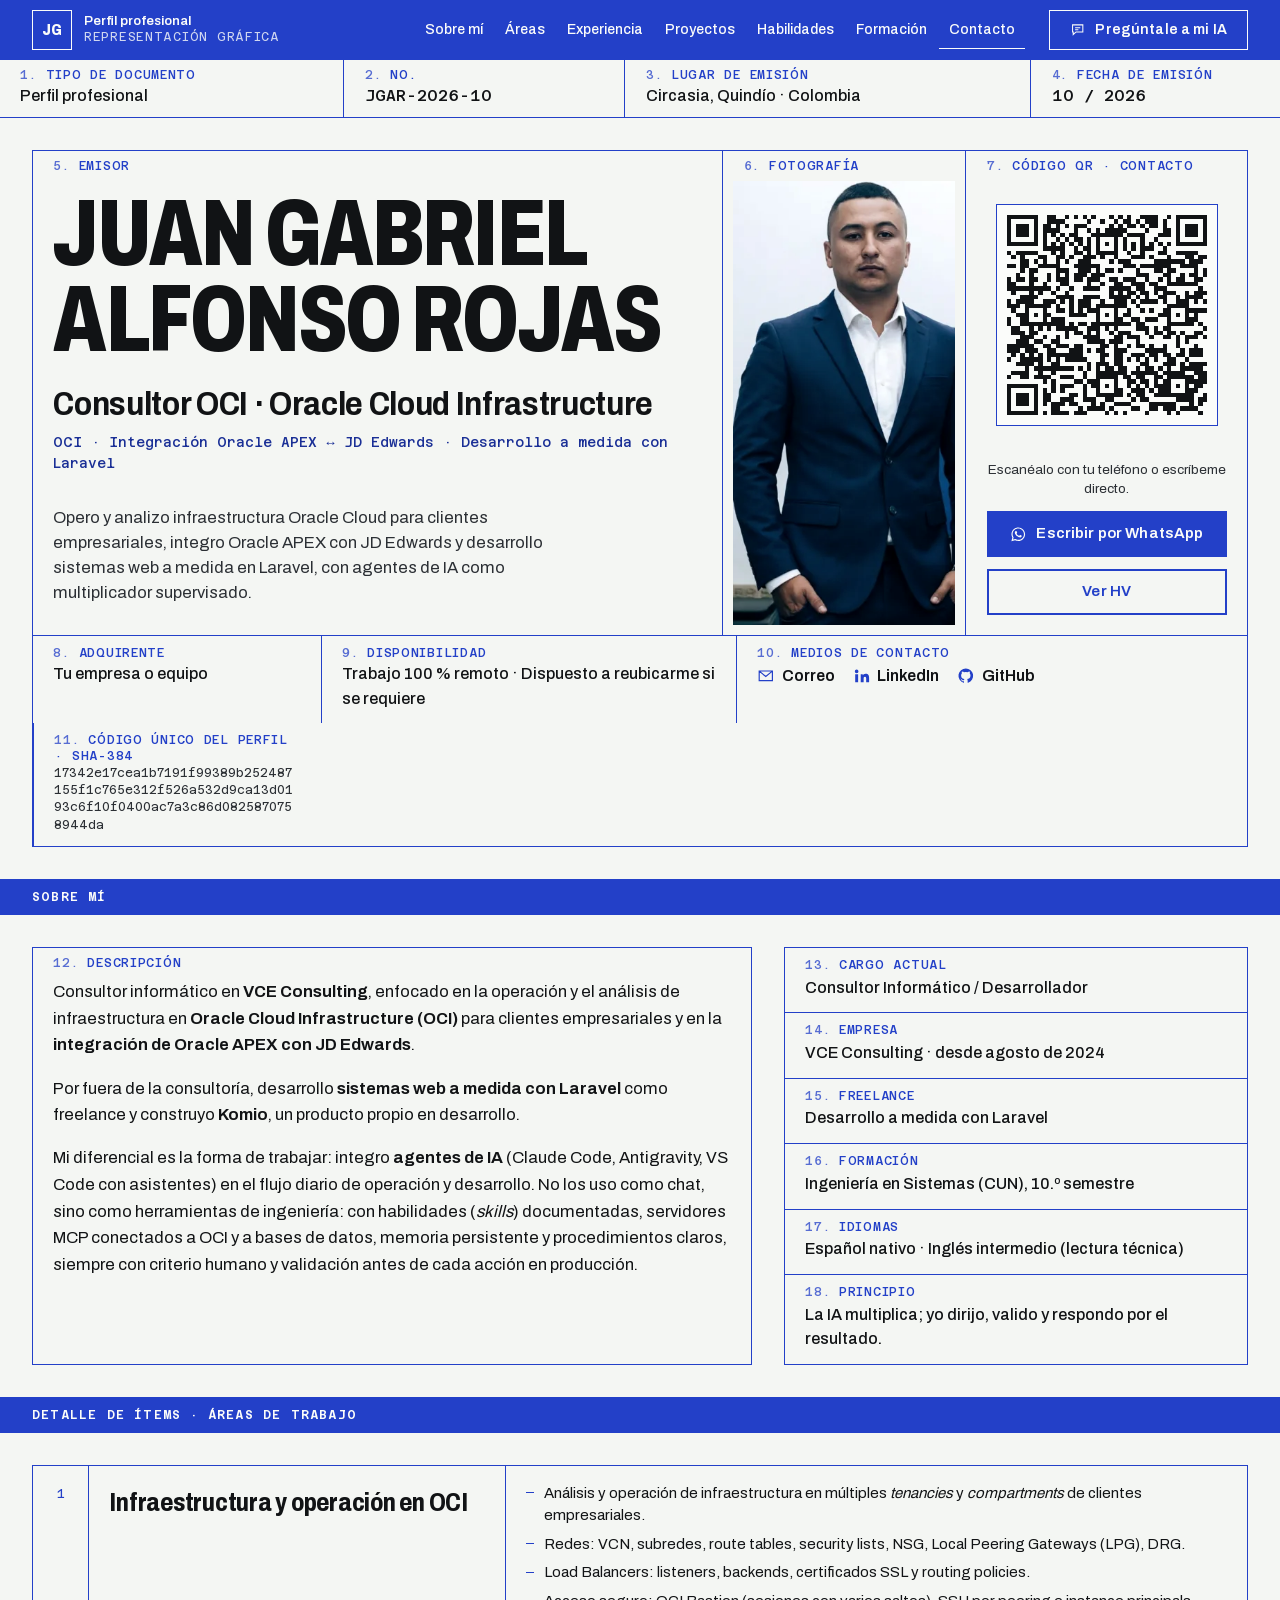
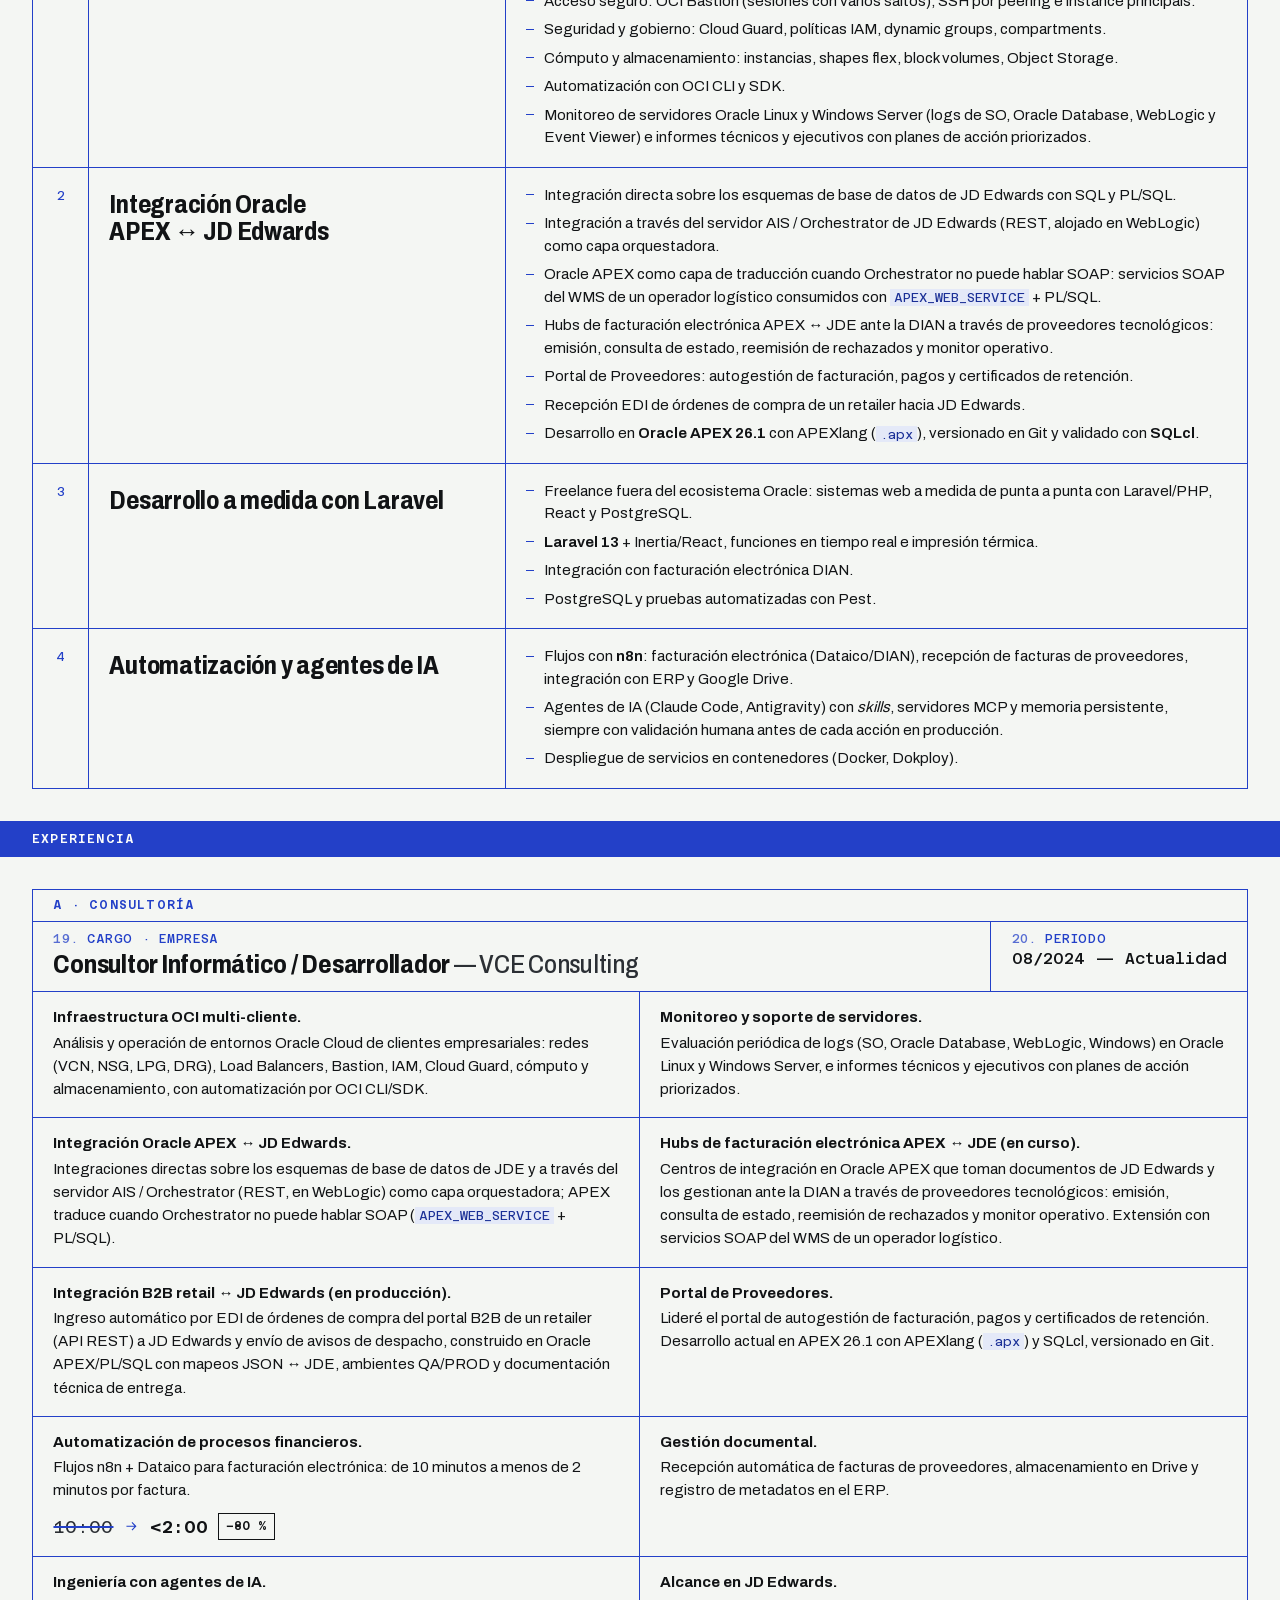
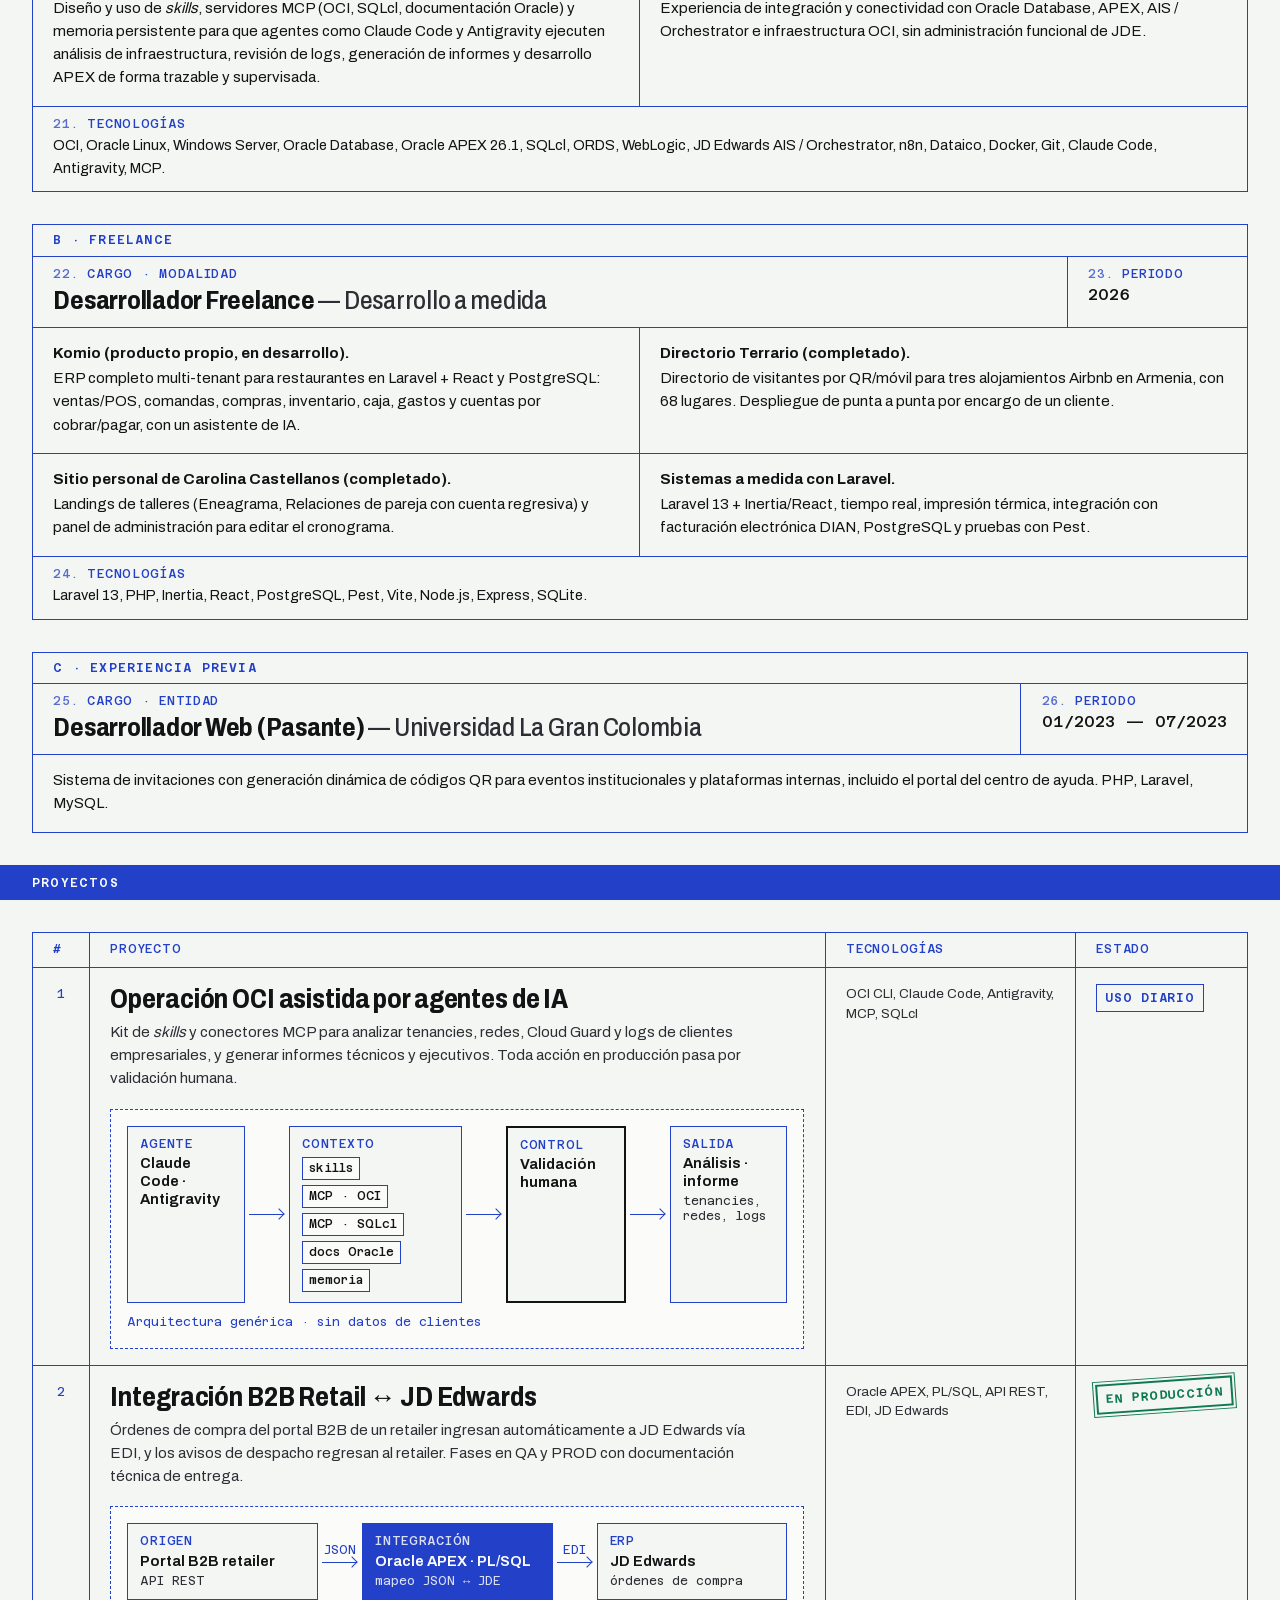
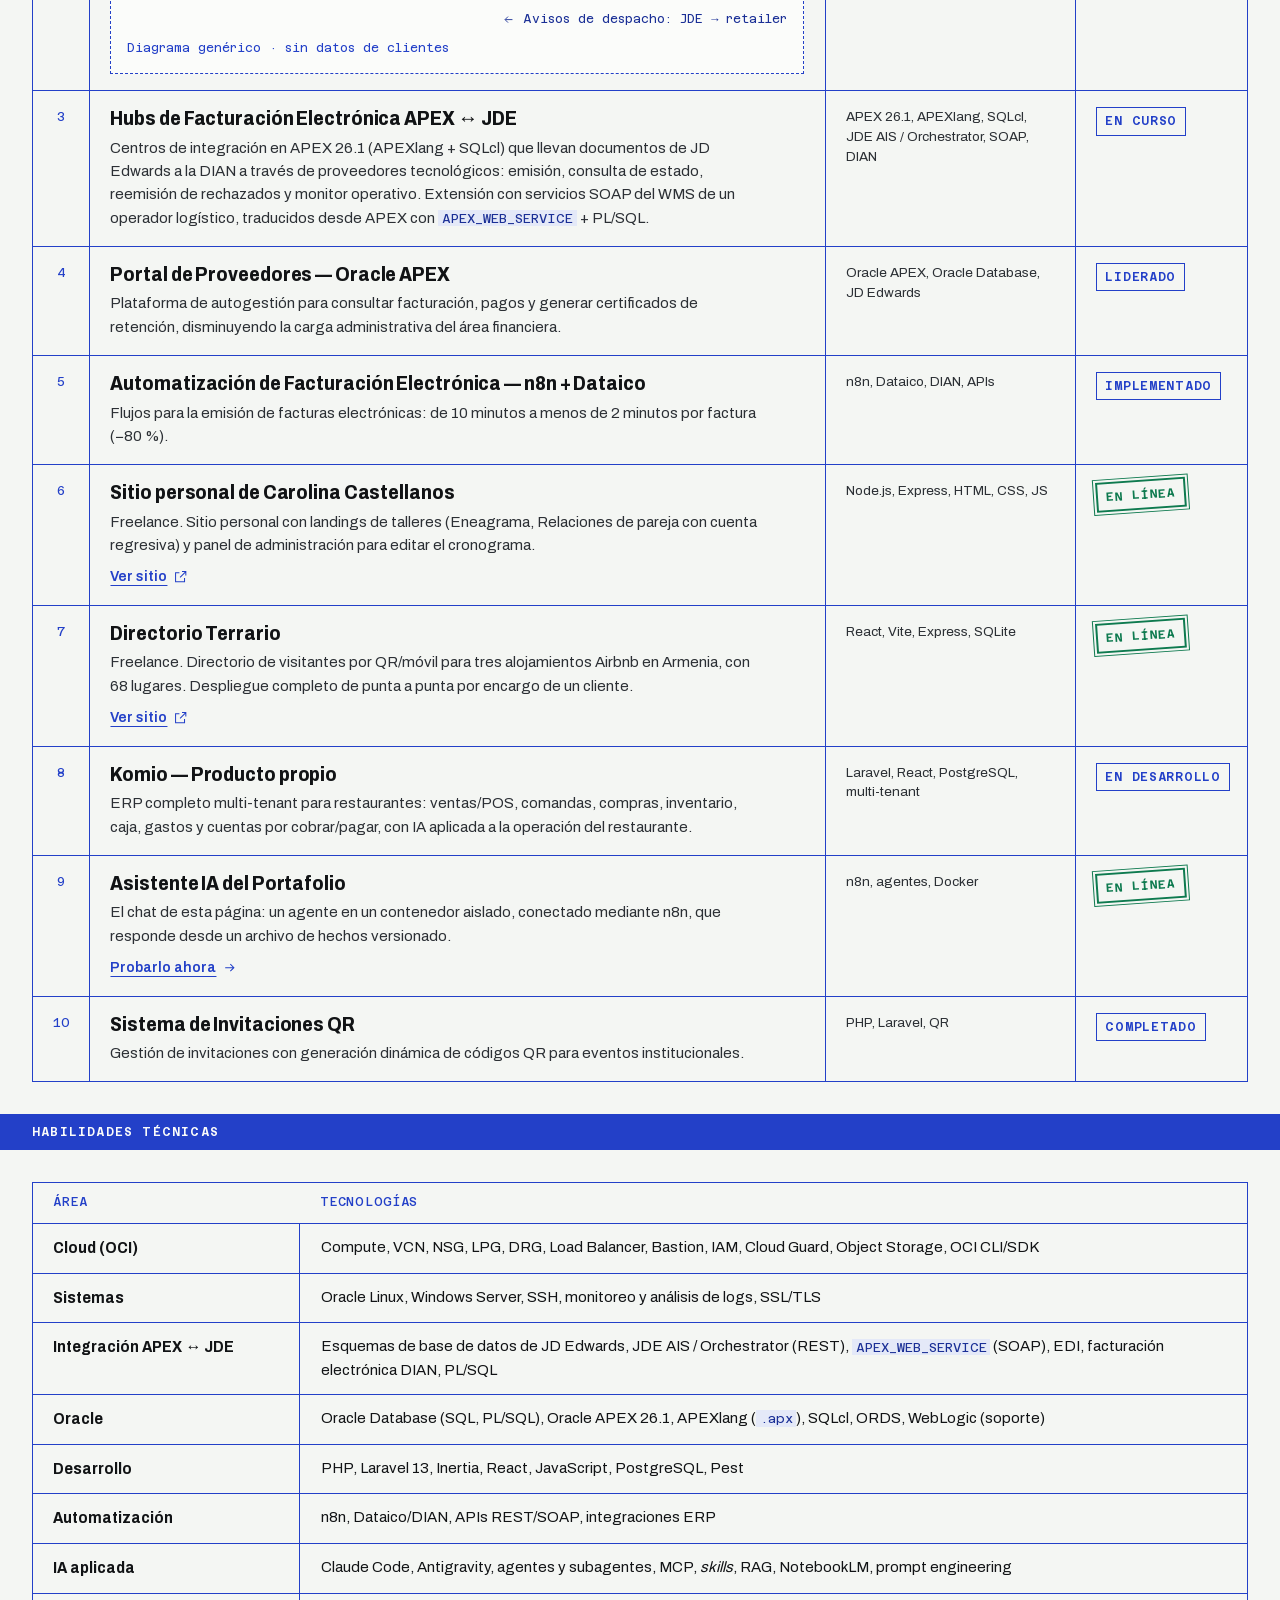
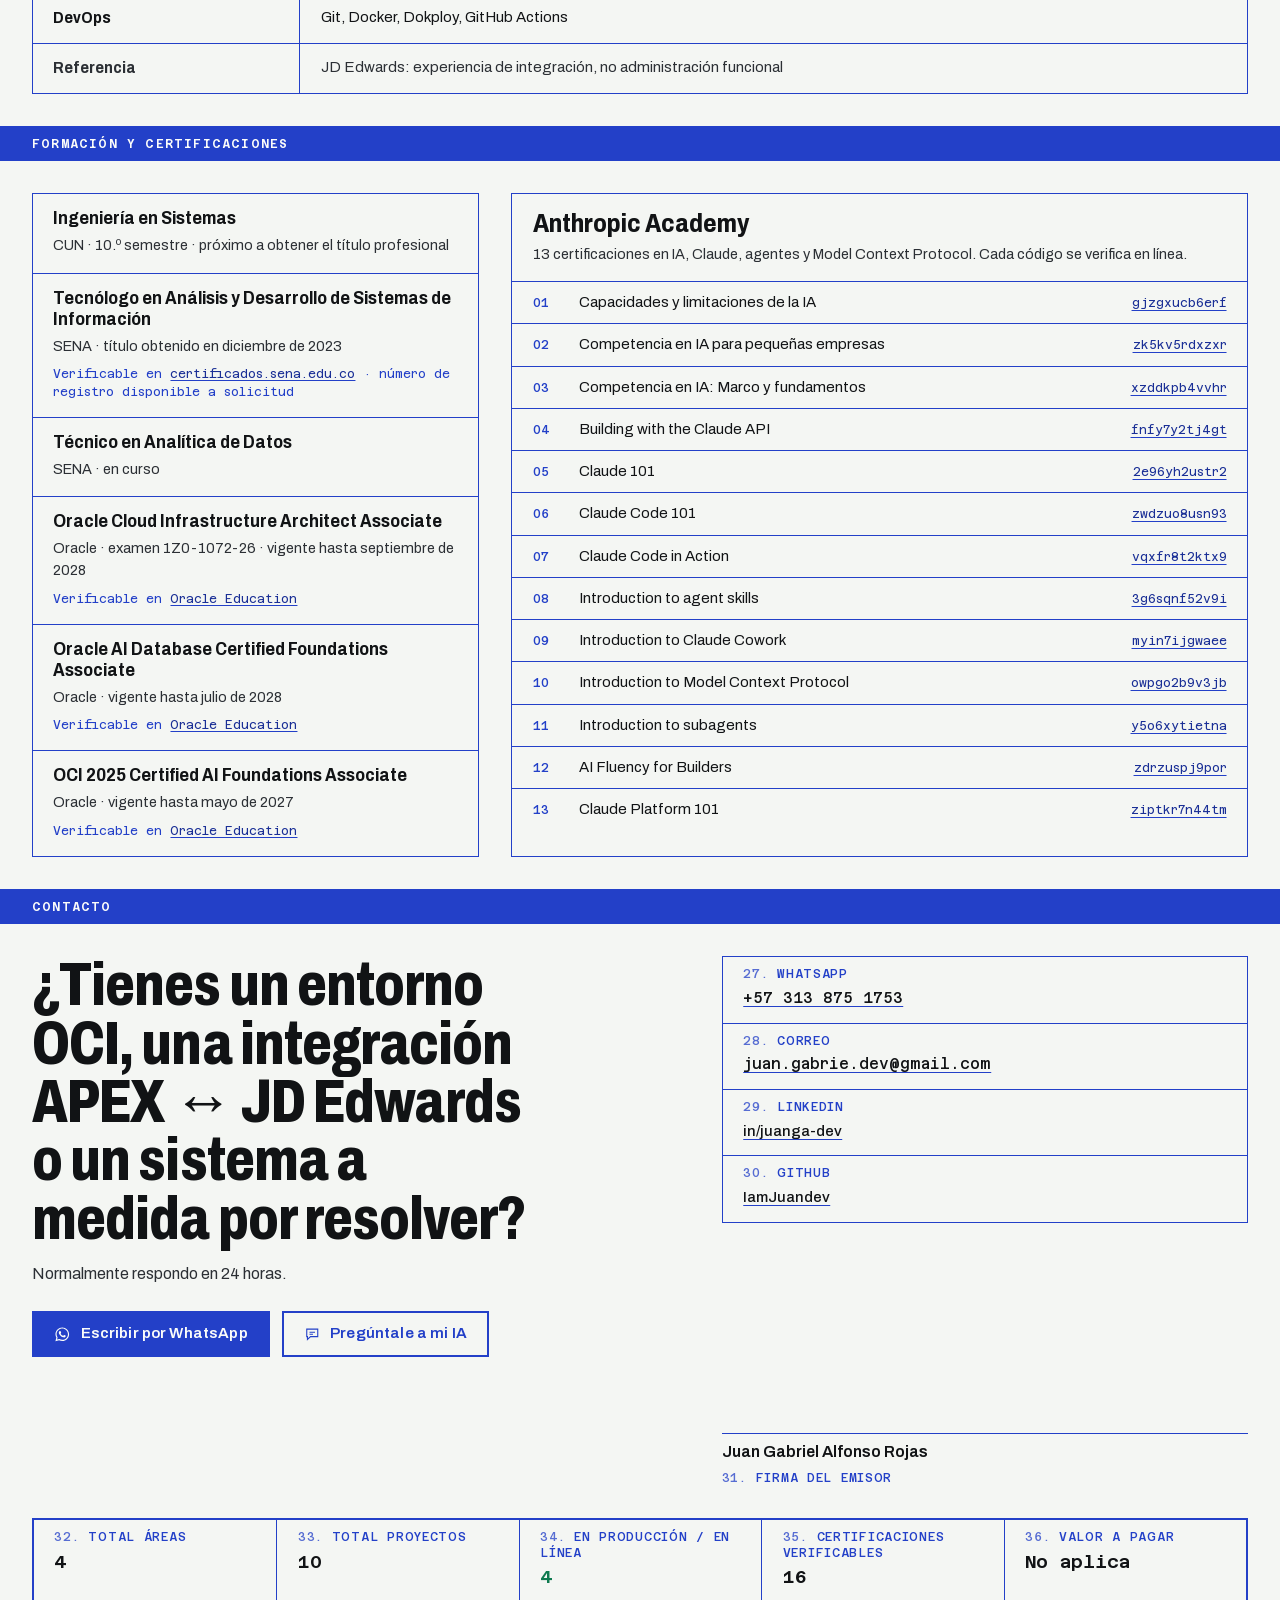
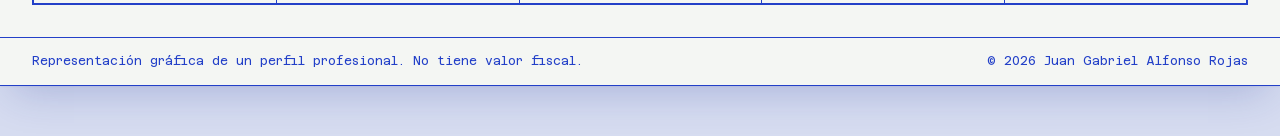
<file: index.html>
<!doctype html>
<html lang="es">
  <head>
    <meta charset="UTF-8" />
    <meta name="viewport" content="width=device-width, initial-scale=1.0" />
    <title>Juan Gabriel Alfonso Rojas · Consultor OCI</title>
    <meta
      name="description"
      content="Consultor OCI: operación de infraestructura Oracle Cloud para clientes empresariales, integración Oracle APEX ↔ JD Edwards y desarrollo a medida con Laravel."
    />
    <meta name="theme-color" content="#2340C8" />
    <meta property="og:title" content="Juan Gabriel Alfonso Rojas · Consultor OCI" />
    <meta property="og:description" content="Consultor OCI · Integración Oracle APEX ↔ JD Edwards · Desarrollo a medida con Laravel" />
    <meta property="og:type" content="website" />
    <meta property="og:url" content="https://iamjuandev.github.io/Portafolio/" />
    <link rel="icon" href="./favicon.svg" type="image/svg+xml" />
    <link rel="preload" href="./assets/fonts/archivo-latin.woff2" as="font" type="font/woff2" crossorigin />
    <link rel="preload" href="./assets/fonts/azeret-mono-latin.woff2" as="font" type="font/woff2" crossorigin />
    <link rel="stylesheet" href="./style.css" />
    <script>document.documentElement.classList.add("js");</script>
  </head>
  <body>
    <a class="skip" href="#contenido">Saltar al contenido</a>

    <svg width="0" height="0" class="sprite" aria-hidden="true">
      <symbol id="i-whatsapp" viewBox="0 0 24 24"><path fill="currentColor" d="M12.04 2C6.58 2 2.13 6.45 2.13 11.91c0 1.75.46 3.45 1.32 4.95L2.05 22l5.25-1.38a9.9 9.9 0 0 0 4.74 1.21c5.46 0 9.91-4.45 9.91-9.91S17.5 2 12.04 2Zm0 18.15a8.2 8.2 0 0 1-4.2-1.15l-.3-.18-3.12.82.83-3.04-.2-.31a8.2 8.2 0 0 1-1.26-4.38c0-4.54 3.7-8.24 8.25-8.24 4.54 0 8.24 3.7 8.24 8.24 0 4.55-3.7 8.24-8.24 8.24Zm4.52-6.16c-.25-.12-1.47-.72-1.690-.81-.23-.08-.39-.12-.56.12-.17.25-.64.81-.78.97-.14.17-.29.19-.54.06-.25-.12-1.05-.39-1.99-1.23-.74-.66-1.23-1.47-1.38-1.72-.14-.25-.02-.38.11-.51.11-.11.25-.29.37-.43.13-.15.17-.25.25-.42.08-.17.04-.31-.02-.43-.06-.13-.56-1.34-.76-1.84-.2-.48-.41-.42-.56-.43h-.48c-.17 0-.43.06-.66.31-.22.25-.86.85-.86 2.07 0 1.22.89 2.39 1.01 2.56.12.17 1.75 2.67 4.23 3.74.59.26 1.050.41 1.41.52.59.19 1.13.16 1.56.1.48-.07 1.47-.6 1.67-1.18.21-.58.21-1.07.14-1.18-.06-.11-.22-.17-.47-.29Z"/></symbol>
      <symbol id="i-mail" viewBox="0 0 24 24"><path fill="none" stroke="currentColor" stroke-width="1.6" d="M3 5.5h18v13H3z M3.5 6l8.5 7 8.5-7"/></symbol>
      <symbol id="i-linkedin" viewBox="0 0 24 24"><path fill="currentColor" d="M4.98 3.5a2.5 2.5 0 1 1 0 5 2.5 2.5 0 0 1 0-5ZM3 9.75h4v11H3v-11Zm6.5 0h3.83v1.5h.05c.53-1 1.84-2.06 3.79-2.06 4.05 0 4.8 2.67 4.8 6.13v5.43h-4v-4.82c0-1.15-.02-2.63-1.6-2.63-1.6 0-1.85 1.25-1.85 2.55v4.9h-4v-11Z"/></symbol>
      <symbol id="i-github" viewBox="0 0 24 24"><path fill="currentColor" d="M12 2a10 10 0 0 0-3.16 19.49c.5.09.68-.22.68-.48v-1.7c-2.78.6-3.37-1.34-3.37-1.34-.45-1.16-1.11-1.47-1.11-1.47-.91-.62.07-.6.07-.6 1 .07 1.53 1.03 1.53 1.03.9 1.52 2.34 1.08 2.910.83.09-.65.35-1.08.63-1.33-2.22-.25-4.55-1.11-4.55-4.94 0-1.09.39-1.98 1.03-2.68-.1-.25-.45-1.27.1-2.65 0 0 .84-.27 2.75 1.02a9.58 9.58 0 0 1 5 0c1.91-1.29 2.75-1.02 2.75-1.02.55 1.38.2 2.4.1 2.65.64.7 1.03 1.59 1.03 2.68 0 3.84-2.34 4.68-4.57 4.93.36.31.68.92.68 1.85v2.74c0 .27.18.58.69.48A10 10 0 0 0 12 2Z"/></symbol>
      <symbol id="i-arrow" viewBox="0 0 24 24"><path fill="none" stroke="currentColor" stroke-width="1.6" d="M5 12h13M13 6.5 18.5 12 13 17.5"/></symbol>
      <symbol id="i-external" viewBox="0 0 24 24"><path fill="none" stroke="currentColor" stroke-width="1.6" d="M14 4h6v6M20 4l-9 9M18 14v6H4V6h6"/></symbol>
      <symbol id="i-chat" viewBox="0 0 24 24"><path fill="none" stroke="currentColor" stroke-width="1.6" d="M4 4.5h16v11H9.5L5 19.5v-4H4z M8 9h8M8 12h5"/></symbol>
      <symbol id="i-close" viewBox="0 0 24 24"><path fill="none" stroke="currentColor" stroke-width="1.6" d="M6 6l12 12M18 6 6 18"/></symbol>
      <symbol id="i-menu" viewBox="0 0 24 24"><path fill="none" stroke="currentColor" stroke-width="1.6" d="M3 7h18M3 12h18M3 17h18"/></symbol>
      <symbol id="i-send" viewBox="0 0 24 24"><path fill="none" stroke="currentColor" stroke-width="1.6" d="M4 12h15M13 6l6 6-6 6"/></symbol>
    </svg>

    <header class="topbar">
      <div class="topbar__inner">
        <a class="mark" href="#perfil" aria-label="Inicio: Juan Gabriel Alfonso Rojas">
          <span class="mark__box">JG</span>
          <span class="mark__text">Perfil profesional<span class="mark__sub">Representación gráfica</span></span>
        </a>
        <nav class="nav" id="nav" aria-label="Secciones">
          <a href="#sobre-mi">Sobre mí</a>
          <a href="#areas">Áreas</a>
          <a href="#experiencia">Experiencia</a>
          <a href="#proyectos">Proyectos</a>
          <a href="#habilidades">Habilidades</a>
          <a href="#formacion">Formación</a>
          <a href="#contacto">Contacto</a>
        </nav>
        <button class="btn btn--ghost topbar__ai" type="button" data-chat-open>
          <svg class="icon" aria-hidden="true"><use href="#i-chat" /></svg>
          <span>Pregúntale a mi IA</span>
        </button>
        <button class="topbar__menu" type="button" aria-expanded="false" aria-controls="nav" data-menu>
          <svg class="icon" aria-hidden="true"><use href="#i-menu" /></svg>
          <span class="sr-only">Abrir menú</span>
        </button>
      </div>
    </header>

    <main class="sheet" id="contenido">
      <section class="doc-head" id="perfil" aria-labelledby="nombre">
        <div class="doc-meta">
          <div class="field field--inline">
            <span class="field__label">Tipo de documento</span>
            <span class="field__value">Perfil profesional</span>
          </div>
          <div class="field field--inline">
            <span class="field__label">No.</span>
            <span class="field__value mono">JGAR-2026-10</span>
          </div>
          <div class="field field--inline">
            <span class="field__label">Lugar de emisión</span>
            <span class="field__value">Circasia, Quindío · Colombia</span>
          </div>
          <div class="field field--inline">
            <span class="field__label">Fecha de emisión</span>
            <span class="field__value mono"><time datetime="2026-10">10 / 2026</time></span>
          </div>
        </div>

        <div class="issuer">
          <div class="box issuer__main">
            <span class="box__label">Emisor</span>
            <h1 class="issuer__name fill" id="nombre">Juan Gabriel<br />Alfonso Rojas</h1>
            <p class="issuer__title fill">Consultor OCI · Oracle Cloud Infrastructure</p>
            <p class="issuer__stack fill mono">OCI · Integración Oracle APEX ↔ JD Edwards · Desarrollo a medida con Laravel</p>
            <p class="issuer__lede fill">
              Opero y analizo infraestructura Oracle Cloud para clientes empresariales, integro
              Oracle APEX con JD Edwards y desarrollo sistemas web a medida en Laravel, con agentes
              de IA como multiplicador supervisado.
            </p>
          </div>

          <figure class="box issuer__photo">
            <span class="box__label">Fotografía</span>
            <img src="./assets/photo.webp" width="640" height="640" alt="Juan Gabriel Alfonso Rojas, de traje azul, con las manos en los bolsillos" />
          </figure>

          <div class="box issuer__qr">
            <span class="box__label">Código QR · Contacto</span>
            <a class="qr" href="https://wa.me/573138751753?text=Hola%20Juan%2C%20vi%20tu%20portafolio%20y%20me%20gustar%C3%ADa%20hablar%20contigo." target="_blank" rel="noopener noreferrer">
              <img src="./assets/qr-whatsapp.svg" width="180" height="180" alt="" />
              <span class="sr-only">Escribir a Juan por WhatsApp</span>
            </a>
            <p class="qr__hint">Escanéalo con tu teléfono o escríbeme directo.</p>
            <a class="btn btn--primary btn--block" href="https://wa.me/573138751753?text=Hola%20Juan%2C%20vi%20tu%20portafolio%20y%20me%20gustar%C3%ADa%20hablar%20contigo." target="_blank" rel="noopener noreferrer">
              <svg class="icon" aria-hidden="true"><use href="#i-whatsapp" /></svg>
              Escribir por WhatsApp
            </a>
            <a class="btn btn--ghost btn--block" href="./assets/cv/CV-Juan-Gabriel-Alfonso-Rojas.pdf" target="_blank" rel="noopener noreferrer">
              Ver HV
            </a>
          </div>
        </div>

        <div class="buyer">
          <div class="field">
            <span class="field__label">Adquirente</span>
            <span class="field__value">Tu empresa o equipo</span>
          </div>
          <div class="field">
            <span class="field__label">Disponibilidad</span>
            <span class="field__value">Trabajo 100 % remoto · Dispuesto a reubicarme si se requiere</span>
          </div>
          <div class="field buyer__channels">
            <span class="field__label">Medios de contacto</span>
            <span class="field__value channels">
              <a href="mailto:juan.gabrie.dev@gmail.com"><svg class="icon" aria-hidden="true"><use href="#i-mail" /></svg>Correo</a>
              <a href="https://www.linkedin.com/in/juanga-dev/" target="_blank" rel="noopener noreferrer"><svg class="icon" aria-hidden="true"><use href="#i-linkedin" /></svg>LinkedIn</a>
              <a href="https://github.com/IamJuandev" target="_blank" rel="noopener noreferrer"><svg class="icon" aria-hidden="true"><use href="#i-github" /></svg>GitHub</a>
            </span>
          </div>
          <div class="field buyer__hash">
            <span class="field__label">Código único del perfil · SHA-384</span>
            <span class="field__value mono hash">17342e17cea1b7191f99389b252487155f1c765e312f526a532d9ca13d0193c6f10f0400ac7a3c86d0825870758944da</span>
          </div>
        </div>
      </section>

      <section class="block" id="sobre-mi" aria-labelledby="t-sobre">
        <h2 class="bar" id="t-sobre">Sobre mí</h2>
        <div class="about">
          <div class="box about__text">
            <span class="box__label">Descripción</span>
            <p>
              Consultor informático en <strong>VCE Consulting</strong>, enfocado en la operación y el
              análisis de infraestructura en <strong>Oracle Cloud Infrastructure (OCI)</strong> para
              clientes empresariales y en la <strong>integración de Oracle APEX con JD Edwards</strong>.
            </p>
            <p>
              Por fuera de la consultoría, desarrollo <strong>sistemas web a medida con Laravel</strong>
              como freelance y construyo <strong>Komio</strong>, un producto propio en desarrollo.
            </p>
            <p>
              Mi diferencial es la forma de trabajar: integro <strong>agentes de IA</strong> (Claude
              Code, Antigravity, VS Code con asistentes) en el flujo diario de operación y desarrollo.
              No los uso como chat, sino como herramientas de ingeniería: con habilidades
              (<em>skills</em>) documentadas, servidores MCP conectados a OCI y a bases de datos,
              memoria persistente y procedimientos claros, siempre con criterio humano y validación
              antes de cada acción en producción.
            </p>
          </div>
          <dl class="about__facts">
            <div class="field"><dt class="field__label">Cargo actual</dt><dd class="field__value">Consultor Informático / Desarrollador</dd></div>
            <div class="field"><dt class="field__label">Empresa</dt><dd class="field__value">VCE Consulting · desde agosto de 2024</dd></div>
            <div class="field"><dt class="field__label">Freelance</dt><dd class="field__value">Desarrollo a medida con Laravel</dd></div>
            <div class="field"><dt class="field__label">Formación</dt><dd class="field__value">Ingeniería en Sistemas (CUN), 10.º semestre</dd></div>
            <div class="field"><dt class="field__label">Idiomas</dt><dd class="field__value">Español nativo · Inglés intermedio (lectura técnica)</dd></div>
            <div class="field"><dt class="field__label">Principio</dt><dd class="field__value">La IA multiplica; yo dirijo, valido y respondo por el resultado.</dd></div>
          </dl>
        </div>
      </section>

      <section class="block" id="areas" aria-labelledby="t-areas">
        <h2 class="bar" id="t-areas">Detalle de ítems · Áreas de trabajo</h2>
        <div class="lines" role="list">
          <article class="line" role="listitem">
            <div class="line__no mono" aria-hidden="true">1</div>
            <div class="line__head">
              <h3>Infraestructura y operación en OCI</h3>
            </div>
            <ul class="line__detail">
              <li>Análisis y operación de infraestructura en múltiples <em>tenancies</em> y <em>compartments</em> de clientes empresariales.</li>
              <li>Redes: VCN, subredes, route tables, security lists, NSG, Local Peering Gateways (LPG), DRG.</li>
              <li>Load Balancers: listeners, backends, certificados SSL y routing policies.</li>
              <li>Acceso seguro: OCI Bastion (sesiones con varios saltos), SSH por peering e instance principals.</li>
              <li>Seguridad y gobierno: Cloud Guard, políticas IAM, dynamic groups, compartments.</li>
              <li>Cómputo y almacenamiento: instancias, shapes flex, block volumes, Object Storage.</li>
              <li>Automatización con OCI CLI y SDK.</li>
              <li>Monitoreo de servidores Oracle Linux y Windows Server (logs de SO, Oracle Database, WebLogic y Event Viewer) e informes técnicos y ejecutivos con planes de acción priorizados.</li>
            </ul>
          </article>
          <article class="line" role="listitem">
            <div class="line__no mono" aria-hidden="true">2</div>
            <div class="line__head">
              <h3>Integración Oracle APEX ↔ JD Edwards</h3>
            </div>
            <ul class="line__detail">
              <li>Integración directa sobre los esquemas de base de datos de JD Edwards con SQL y PL/SQL.</li>
              <li>Integración a través del servidor AIS / Orchestrator de JD Edwards (REST, alojado en WebLogic) como capa orquestadora.</li>
              <li>Oracle APEX como capa de traducción cuando Orchestrator no puede hablar SOAP: servicios SOAP del WMS de un operador logístico consumidos con <code>APEX_WEB_SERVICE</code> + PL/SQL.</li>
              <li>Hubs de facturación electrónica APEX ↔ JDE ante la DIAN a través de proveedores tecnológicos: emisión, consulta de estado, reemisión de rechazados y monitor operativo.</li>
              <li>Portal de Proveedores: autogestión de facturación, pagos y certificados de retención.</li>
              <li>Recepción EDI de órdenes de compra de un retailer hacia JD Edwards.</li>
              <li>Desarrollo en <strong>Oracle APEX 26.1</strong> con APEXlang (<code>.apx</code>), versionado en Git y validado con <strong>SQLcl</strong>.</li>
            </ul>
          </article>
          <article class="line" role="listitem">
            <div class="line__no mono" aria-hidden="true">3</div>
            <div class="line__head">
              <h3>Desarrollo a medida con Laravel</h3>
            </div>
            <ul class="line__detail">
              <li>Freelance fuera del ecosistema Oracle: sistemas web a medida de punta a punta con Laravel/PHP, React y PostgreSQL.</li>
              <li><strong>Laravel 13</strong> + Inertia/React, funciones en tiempo real e impresión térmica.</li>
              <li>Integración con facturación electrónica DIAN.</li>
              <li>PostgreSQL y pruebas automatizadas con Pest.</li>
            </ul>
          </article>
          <article class="line" role="listitem">
            <div class="line__no mono" aria-hidden="true">4</div>
            <div class="line__head">
              <h3>Automatización y agentes de IA</h3>
            </div>
            <ul class="line__detail">
              <li>Flujos con <strong>n8n</strong>: facturación electrónica (Dataico/DIAN), recepción de facturas de proveedores, integración con ERP y Google Drive.</li>
              <li>Agentes de IA (Claude Code, Antigravity) con <em>skills</em>, servidores MCP y memoria persistente, siempre con validación humana antes de cada acción en producción.</li>
              <li>Despliegue de servicios en contenedores (Docker, Dokploy).</li>
            </ul>
          </article>
        </div>
      </section>

      <section class="block" id="experiencia" aria-labelledby="t-exp">
        <h2 class="bar" id="t-exp">Experiencia</h2>

        <h3 class="bar bar--sub">A · Consultoría</h3>
        <article class="job">
          <header class="job__head">
            <div class="field">
              <span class="field__label">Cargo · Empresa</span>
              <h4 class="job__title">Consultor Informático / Desarrollador<span> — VCE Consulting</span></h4>
            </div>
            <div class="field job__period">
              <span class="field__label">Periodo</span>
              <span class="field__value mono">08/2024 — Actualidad</span>
            </div>
          </header>
          <ul class="job__list">
            <li><strong>Infraestructura OCI multi-cliente.</strong> Análisis y operación de entornos Oracle Cloud de clientes empresariales: redes (VCN, NSG, LPG, DRG), Load Balancers, Bastion, IAM, Cloud Guard, cómputo y almacenamiento, con automatización por OCI CLI/SDK.</li>
            <li><strong>Monitoreo y soporte de servidores.</strong> Evaluación periódica de logs (SO, Oracle Database, WebLogic, Windows) en Oracle Linux y Windows Server, e informes técnicos y ejecutivos con planes de acción priorizados.</li>
            <li><strong>Integración Oracle APEX ↔ JD Edwards.</strong> Integraciones directas sobre los esquemas de base de datos de JDE y a través del servidor AIS / Orchestrator (REST, en WebLogic) como capa orquestadora; APEX traduce cuando Orchestrator no puede hablar SOAP (<code>APEX_WEB_SERVICE</code> + PL/SQL).</li>
            <li><strong>Hubs de facturación electrónica APEX ↔ JDE (en curso).</strong> Centros de integración en Oracle APEX que toman documentos de JD Edwards y los gestionan ante la DIAN a través de proveedores tecnológicos: emisión, consulta de estado, reemisión de rechazados y monitor operativo. Extensión con servicios SOAP del WMS de un operador logístico.</li>
            <li><strong>Integración B2B retail ↔ JD Edwards (en producción).</strong> Ingreso automático por EDI de órdenes de compra del portal B2B de un retailer (API REST) a JD Edwards y envío de avisos de despacho, construido en Oracle APEX/PL/SQL con mapeos JSON ↔ JDE, ambientes QA/PROD y documentación técnica de entrega.</li>
            <li><strong>Portal de Proveedores.</strong> Lideré el portal de autogestión de facturación, pagos y certificados de retención. Desarrollo actual en APEX 26.1 con APEXlang (<code>.apx</code>) y SQLcl, versionado en Git.</li>
            <li><strong>Automatización de procesos financieros.</strong> Flujos n8n + Dataico para facturación electrónica: de 10 minutos a menos de 2 minutos por factura.
              <span class="metric" role="img" aria-label="De 10 minutos a menos de 2 minutos por factura: 80 por ciento menos"><span class="metric__from mono">10:00</span><svg class="icon" aria-hidden="true"><use href="#i-arrow" /></svg><span class="metric__to mono">&lt;2:00</span><span class="metric__pct mono">−80 %</span></span>
            </li>
            <li><strong>Gestión documental.</strong> Recepción automática de facturas de proveedores, almacenamiento en Drive y registro de metadatos en el ERP.</li>
            <li><strong>Ingeniería con agentes de IA.</strong> Diseño y uso de <em>skills</em>, servidores MCP (OCI, SQLcl, documentación Oracle) y memoria persistente para que agentes como Claude Code y Antigravity ejecuten análisis de infraestructura, revisión de logs, generación de informes y desarrollo APEX de forma trazable y supervisada.</li>
            <li><strong>Alcance en JD Edwards.</strong> Experiencia de integración y conectividad con Oracle Database, APEX, AIS / Orchestrator e infraestructura OCI, sin administración funcional de JDE.</li>
          </ul>
          <div class="field job__tech">
            <span class="field__label">Tecnologías</span>
            <span class="field__value">OCI, Oracle Linux, Windows Server, Oracle Database, Oracle APEX 26.1, SQLcl, ORDS, WebLogic, JD Edwards AIS / Orchestrator, n8n, Dataico, Docker, Git, Claude Code, Antigravity, MCP.</span>
          </div>
        </article>

        <h3 class="bar bar--sub">B · Freelance</h3>
        <article class="job">
          <header class="job__head">
            <div class="field">
              <span class="field__label">Cargo · Modalidad</span>
              <h4 class="job__title">Desarrollador Freelance<span> — Desarrollo a medida</span></h4>
            </div>
            <div class="field job__period">
              <span class="field__label">Periodo</span>
              <span class="field__value mono">2026</span>
            </div>
          </header>
          <ul class="job__list">
            <li><strong>Komio (producto propio, en desarrollo).</strong> ERP completo multi-tenant para restaurantes en Laravel + React y PostgreSQL: ventas/POS, comandas, compras, inventario, caja, gastos y cuentas por cobrar/pagar, con un asistente de IA.</li>
            <li><strong>Directorio Terrario (completado).</strong> Directorio de visitantes por QR/móvil para tres alojamientos Airbnb en Armenia, con 68 lugares. Despliegue de punta a punta por encargo de un cliente.</li>
            <li><strong>Sitio personal de Carolina Castellanos (completado).</strong> Landings de talleres (Eneagrama, Relaciones de pareja con cuenta regresiva) y panel de administración para editar el cronograma.</li>
            <li><strong>Sistemas a medida con Laravel.</strong> Laravel 13 + Inertia/React, tiempo real, impresión térmica, integración con facturación electrónica DIAN, PostgreSQL y pruebas con Pest.</li>
          </ul>
          <div class="field job__tech">
            <span class="field__label">Tecnologías</span>
            <span class="field__value">Laravel 13, PHP, Inertia, React, PostgreSQL, Pest, Vite, Node.js, Express, SQLite.</span>
          </div>
        </article>

        <h3 class="bar bar--sub">C · Experiencia previa</h3>
        <div class="jobs-minor jobs-minor--single">
          <article class="job job--minor">
            <header class="job__head">
              <div class="field">
                <span class="field__label">Cargo · Entidad</span>
                <h4 class="job__title">Desarrollador Web (Pasante)<span> — Universidad La Gran Colombia</span></h4>
              </div>
              <div class="field job__period">
                <span class="field__label">Periodo</span>
                <span class="field__value mono">01/2023 — 07/2023</span>
              </div>
            </header>
            <p>Sistema de invitaciones con generación dinámica de códigos QR para eventos institucionales y plataformas internas, incluido el portal del centro de ayuda. PHP, Laravel, MySQL.</p>
          </article>
        </div>
      </section>

      <section class="block" id="proyectos" aria-labelledby="t-proy">
        <h2 class="bar" id="t-proy">Proyectos</h2>
        <div class="ptable">
          <div class="ptable__row ptable__row--head" aria-hidden="true">
            <span>#</span>
            <span>Proyecto</span>
            <span>Tecnologías</span>
            <span>Estado</span>
          </div>

          <article class="ptable__row ptable__row--feature">
            <span class="mono ptable__no" aria-hidden="true">1</span>
            <div class="ptable__main">
              <h3>Operación OCI asistida por agentes de IA</h3>
              <p>Kit de <em>skills</em> y conectores MCP para analizar tenancies, redes, Cloud Guard y logs de clientes empresariales, y generar informes técnicos y ejecutivos. Toda acción en producción pasa por validación humana.</p>
              <figure class="flow flow--agent">
                <div class="flow__lane">
                  <div class="node"><span class="node__k">Agente</span>Claude Code · Antigravity</div>
                  <div class="edge" aria-hidden="true"></div>
                  <div class="node node--stack">
                    <span class="node__k">Contexto</span>
                    <span class="chip mono">skills</span><span class="chip mono">MCP · OCI</span><span class="chip mono">MCP · SQLcl</span><span class="chip mono">docs Oracle</span><span class="chip mono">memoria</span>
                  </div>
                  <div class="edge" aria-hidden="true"></div>
                  <div class="node node--gate"><span class="node__k">Control</span>Validación humana</div>
                  <div class="edge" aria-hidden="true"></div>
                  <div class="node"><span class="node__k">Salida</span>Análisis · informe<span class="node__s mono">tenancies, redes, logs</span></div>
                </div>
                <figcaption class="flow__cap mono">Arquitectura genérica · sin datos de clientes</figcaption>
              </figure>
            </div>
            <span class="ptable__tech"><span class="sr-only">Tecnologías: </span>OCI CLI, Claude Code, Antigravity, MCP, SQLcl</span>
            <span class="ptable__state"><span class="sr-only">Estado: </span><span class="status">Uso diario</span></span>
          </article>

          <article class="ptable__row ptable__row--feature">
            <span class="mono ptable__no" aria-hidden="true">2</span>
            <div class="ptable__main">
              <h3>Integración B2B Retail ↔ JD Edwards</h3>
              <p>Órdenes de compra del portal B2B de un retailer ingresan automáticamente a JD Edwards vía EDI, y los avisos de despacho regresan al retailer. Fases en QA y PROD con documentación técnica de entrega.</p>
              <figure class="flow">
                <div class="flow__lane">
                  <div class="node"><span class="node__k">Origen</span>Portal B2B retailer<span class="node__s mono">API REST</span></div>
                  <div class="edge" aria-hidden="true"><span class="mono">JSON</span></div>
                  <div class="node node--core"><span class="node__k">Integración</span>Oracle APEX · PL/SQL<span class="node__s mono">mapeo JSON ↔ JDE</span></div>
                  <div class="edge" aria-hidden="true"><span class="mono">EDI</span></div>
                  <div class="node"><span class="node__k">ERP</span>JD Edwards<span class="node__s mono">órdenes de compra</span></div>
                </div>
                <div class="flow__return mono"><svg class="icon" aria-hidden="true"><use href="#i-arrow" /></svg>Avisos de despacho: JDE → retailer</div>
                <figcaption class="flow__cap mono">Diagrama genérico · sin datos de clientes</figcaption>
              </figure>
            </div>
            <span class="ptable__tech"><span class="sr-only">Tecnologías: </span>Oracle APEX, PL/SQL, API REST, EDI, JD Edwards</span>
            <span class="ptable__state"><span class="sr-only">Estado: </span><span class="status status--live" data-stamp>En producción</span></span>
          </article>

          <article class="ptable__row">
            <span class="mono ptable__no" aria-hidden="true">3</span>
            <div class="ptable__main">
              <h3>Hubs de Facturación Electrónica APEX ↔ JDE</h3>
              <p>Centros de integración en APEX 26.1 (APEXlang + SQLcl) que llevan documentos de JD Edwards a la DIAN a través de proveedores tecnológicos: emisión, consulta de estado, reemisión de rechazados y monitor operativo. Extensión con servicios SOAP del WMS de un operador logístico, traducidos desde APEX con <code>APEX_WEB_SERVICE</code> + PL/SQL.</p>
            </div>
            <span class="ptable__tech"><span class="sr-only">Tecnologías: </span>APEX 26.1, APEXlang, SQLcl, JDE AIS / Orchestrator, SOAP, DIAN</span>
            <span class="ptable__state"><span class="sr-only">Estado: </span><span class="status">En curso</span></span>
          </article>

          <article class="ptable__row">
            <span class="mono ptable__no" aria-hidden="true">4</span>
            <div class="ptable__main">
              <h3>Portal de Proveedores — Oracle APEX</h3>
              <p>Plataforma de autogestión para consultar facturación, pagos y generar certificados de retención, disminuyendo la carga administrativa del área financiera.</p>
            </div>
            <span class="ptable__tech"><span class="sr-only">Tecnologías: </span>Oracle APEX, Oracle Database, JD Edwards</span>
            <span class="ptable__state"><span class="sr-only">Estado: </span><span class="status">Liderado</span></span>
          </article>

          <article class="ptable__row">
            <span class="mono ptable__no" aria-hidden="true">5</span>
            <div class="ptable__main">
              <h3>Automatización de Facturación Electrónica — n8n + Dataico</h3>
              <p>Flujos para la emisión de facturas electrónicas: de 10 minutos a menos de 2 minutos por factura (−80 %).</p>
            </div>
            <span class="ptable__tech"><span class="sr-only">Tecnologías: </span>n8n, Dataico, DIAN, APIs</span>
            <span class="ptable__state"><span class="sr-only">Estado: </span><span class="status">Implementado</span></span>
          </article>

          <article class="ptable__row">
            <span class="mono ptable__no" aria-hidden="true">6</span>
            <div class="ptable__main">
              <h3>Sitio personal de Carolina Castellanos</h3>
              <p>Freelance. Sitio personal con landings de talleres (Eneagrama, Relaciones de pareja con cuenta regresiva) y panel de administración para editar el cronograma.</p>
              <a class="link-btn" href="https://carolina-castellanos.com/eneagrama" target="_blank" rel="noopener noreferrer">Ver sitio <svg class="icon" aria-hidden="true"><use href="#i-external" /></svg></a>
            </div>
            <span class="ptable__tech"><span class="sr-only">Tecnologías: </span>Node.js, Express, HTML, CSS, JS</span>
            <span class="ptable__state"><span class="sr-only">Estado: </span><span class="status status--live" data-stamp>En línea</span></span>
          </article>

          <article class="ptable__row">
            <span class="mono ptable__no" aria-hidden="true">7</span>
            <div class="ptable__main">
              <h3>Directorio Terrario</h3>
              <p>Freelance. Directorio de visitantes por QR/móvil para tres alojamientos Airbnb en Armenia, con 68 lugares. Despliegue completo de punta a punta por encargo de un cliente.</p>
              <a class="link-btn" href="https://directorioterrario.com/" target="_blank" rel="noopener noreferrer">Ver sitio <svg class="icon" aria-hidden="true"><use href="#i-external" /></svg></a>
            </div>
            <span class="ptable__tech"><span class="sr-only">Tecnologías: </span>React, Vite, Express, SQLite</span>
            <span class="ptable__state"><span class="sr-only">Estado: </span><span class="status status--live" data-stamp>En línea</span></span>
          </article>

          <article class="ptable__row">
            <span class="mono ptable__no" aria-hidden="true">8</span>
            <div class="ptable__main">
              <h3>Komio — Producto propio</h3>
              <p>ERP completo multi-tenant para restaurantes: ventas/POS, comandas, compras, inventario, caja, gastos y cuentas por cobrar/pagar, con IA aplicada a la operación del restaurante.</p>
            </div>
            <span class="ptable__tech"><span class="sr-only">Tecnologías: </span>Laravel, React, PostgreSQL, multi-tenant</span>
            <span class="ptable__state"><span class="sr-only">Estado: </span><span class="status">En desarrollo</span></span>
          </article>

          <article class="ptable__row">
            <span class="mono ptable__no" aria-hidden="true">9</span>
            <div class="ptable__main">
              <h3>Asistente IA del Portafolio</h3>
              <p>El chat de esta página: un agente en un contenedor aislado, conectado mediante n8n, que responde desde un archivo de hechos versionado.</p>
              <button class="link-btn" type="button" data-chat-open>Probarlo ahora <svg class="icon" aria-hidden="true"><use href="#i-arrow" /></svg></button>
            </div>
            <span class="ptable__tech"><span class="sr-only">Tecnologías: </span>n8n, agentes, Docker</span>
            <span class="ptable__state"><span class="sr-only">Estado: </span><span class="status status--live" data-stamp>En línea</span></span>
          </article>

          <article class="ptable__row">
            <span class="mono ptable__no" aria-hidden="true">10</span>
            <div class="ptable__main">
              <h3>Sistema de Invitaciones QR</h3>
              <p>Gestión de invitaciones con generación dinámica de códigos QR para eventos institucionales.</p>
            </div>
            <span class="ptable__tech"><span class="sr-only">Tecnologías: </span>PHP, Laravel, QR</span>
            <span class="ptable__state"><span class="sr-only">Estado: </span><span class="status">Completado</span></span>
          </article>
        </div>
      </section>

      <section class="block" id="habilidades" aria-labelledby="t-hab">
        <h2 class="bar" id="t-hab">Habilidades técnicas</h2>
        <table class="skills">
          <thead>
            <tr><th scope="col">Área</th><th scope="col">Tecnologías</th></tr>
          </thead>
          <tbody>
            <tr><th scope="row">Cloud (OCI)</th><td>Compute, VCN, NSG, LPG, DRG, Load Balancer, Bastion, IAM, Cloud Guard, Object Storage, OCI CLI/SDK</td></tr>
            <tr><th scope="row">Sistemas</th><td>Oracle Linux, Windows Server, SSH, monitoreo y análisis de logs, SSL/TLS</td></tr>
            <tr><th scope="row">Integración APEX ↔ JDE</th><td>Esquemas de base de datos de JD Edwards, JDE AIS / Orchestrator (REST), <code>APEX_WEB_SERVICE</code> (SOAP), EDI, facturación electrónica DIAN, PL/SQL</td></tr>
            <tr><th scope="row">Oracle</th><td>Oracle Database (SQL, PL/SQL), Oracle APEX 26.1, APEXlang (<code>.apx</code>), SQLcl, ORDS, WebLogic (soporte)</td></tr>
            <tr><th scope="row">Desarrollo</th><td>PHP, Laravel 13, Inertia, React, JavaScript, PostgreSQL, Pest</td></tr>
            <tr><th scope="row">Automatización</th><td>n8n, Dataico/DIAN, APIs REST/SOAP, integraciones ERP</td></tr>
            <tr><th scope="row">IA aplicada</th><td>Claude Code, Antigravity, agentes y subagentes, MCP, <em>skills</em>, RAG, NotebookLM, prompt engineering</td></tr>
            <tr><th scope="row">DevOps</th><td>Git, Docker, Dokploy, GitHub Actions</td></tr>
            <tr><th scope="row">Referencia</th><td>JD Edwards: experiencia de integración, no administración funcional</td></tr>
          </tbody>
        </table>
      </section>

      <section class="block" id="formacion" aria-labelledby="t-form">
        <h2 class="bar" id="t-form">Formación y certificaciones</h2>
        <div class="edu">
          <ul class="edu__list">
            <li class="edu__item">
              <strong>Ingeniería en Sistemas</strong>
              <span>CUN · 10.º semestre · próximo a obtener el título profesional</span>
            </li>
            <li class="edu__item">
              <strong>Tecnólogo en Análisis y Desarrollo de Sistemas de Información</strong>
              <span>SENA · título obtenido en diciembre de 2023</span>
              <span class="edu__verify mono">Verificable en <a href="https://certificados.sena.edu.co/" target="_blank" rel="noopener noreferrer">certificados.sena.edu.co</a> · número de registro disponible a solicitud</span>
            </li>
            <li class="edu__item">
              <strong>Técnico en Analítica de Datos</strong>
              <span>SENA · en curso</span>
            </li>
            <li class="edu__item">
              <strong>Oracle Cloud Infrastructure Architect Associate</strong>
              <span>Oracle · examen 1Z0-1072-26 · vigente hasta septiembre de 2028</span>
              <span class="edu__verify mono">Verificable en <a href="https://catalog-education.oracle.com/ords/certview/sharebadge?id=0A86BD8BFE241B17EA359C924095F973D72C5BC7FB5F9D23029678EEFA9A6042" target="_blank" rel="noopener noreferrer">Oracle Education</a></span>
            </li>
            <li class="edu__item">
              <strong>Oracle AI Database Certified Foundations Associate</strong>
              <span>Oracle · vigente hasta julio de 2028</span>
              <span class="edu__verify mono">Verificable en <a href="https://catalog-education.oracle.com/ords/certview/sharebadge?id=FD1BD2204ABB351515A7D0784093D944938DE2CE611B2C8BAA7715FEC411F395" target="_blank" rel="noopener noreferrer">Oracle Education</a></span>
            </li>
            <li class="edu__item">
              <strong>OCI 2025 Certified AI Foundations Associate</strong>
              <span>Oracle · vigente hasta mayo de 2027</span>
              <span class="edu__verify mono">Verificable en <a href="https://catalog-education.oracle.com/ords/certview/sharebadge?id=079672BB31A312834FF3045F06C8A46623A3BF377DB9F277F024297C9BF04290" target="_blank" rel="noopener noreferrer">Oracle Education</a></span>
            </li>
          </ul>

          <div class="certs">
            <div class="certs__head">
              <h3>Anthropic Academy</h3>
              <p>13 certificaciones en IA, Claude, agentes y Model Context Protocol. Cada código se verifica en línea.</p>
            </div>
            <ol class="certs__list">
              <li><span>Capacidades y limitaciones de la IA</span><a class="mono" href="https://verify.skilljar.com/c/gjzgxucb6erf" target="_blank" rel="noopener noreferrer">gjzgxucb6erf</a></li>
              <li><span>Competencia en IA para pequeñas empresas</span><a class="mono" href="https://verify.skilljar.com/c/zk5kv5rdxzxr" target="_blank" rel="noopener noreferrer">zk5kv5rdxzxr</a></li>
              <li><span>Competencia en IA: Marco y fundamentos</span><a class="mono" href="https://verify.skilljar.com/c/xzddkpb4vvhr" target="_blank" rel="noopener noreferrer">xzddkpb4vvhr</a></li>
              <li><span>Building with the Claude API</span><a class="mono" href="https://verify.skilljar.com/c/fnfy7y2tj4gt" target="_blank" rel="noopener noreferrer">fnfy7y2tj4gt</a></li>
              <li><span>Claude 101</span><a class="mono" href="https://verify.skilljar.com/c/2e96yh2ustr2" target="_blank" rel="noopener noreferrer">2e96yh2ustr2</a></li>
              <li><span>Claude Code 101</span><a class="mono" href="https://verify.skilljar.com/c/zwdzuo8usn93" target="_blank" rel="noopener noreferrer">zwdzuo8usn93</a></li>
              <li><span>Claude Code in Action</span><a class="mono" href="https://verify.skilljar.com/c/vqxfr8t2ktx9" target="_blank" rel="noopener noreferrer">vqxfr8t2ktx9</a></li>
              <li><span>Introduction to agent skills</span><a class="mono" href="https://verify.skilljar.com/c/3g6sqnf52v9i" target="_blank" rel="noopener noreferrer">3g6sqnf52v9i</a></li>
              <li><span>Introduction to Claude Cowork</span><a class="mono" href="https://verify.skilljar.com/c/myin7ijgwaee" target="_blank" rel="noopener noreferrer">myin7ijgwaee</a></li>
              <li><span>Introduction to Model Context Protocol</span><a class="mono" href="https://verify.skilljar.com/c/owpgo2b9v3jb" target="_blank" rel="noopener noreferrer">owpgo2b9v3jb</a></li>
              <li><span>Introduction to subagents</span><a class="mono" href="https://verify.skilljar.com/c/y5o6xytietna" target="_blank" rel="noopener noreferrer">y5o6xytietna</a></li>
              <li><span>AI Fluency for Builders</span><a class="mono" href="https://verify.skilljar.com/c/zdrzuspj9por" target="_blank" rel="noopener noreferrer">zdrzuspj9por</a></li>
              <li><span>Claude Platform 101</span><a class="mono" href="https://verify.skilljar.com/c/ziptkr7n44tm" target="_blank" rel="noopener noreferrer">ziptkr7n44tm</a></li>
            </ol>
          </div>
        </div>
      </section>

      <section class="block block--close" id="contacto" aria-labelledby="t-contacto">
        <h2 class="bar" id="t-contacto">Contacto</h2>
        <div class="close">
          <div class="close__lead">
            <p class="close__title">¿Tienes un entorno OCI, una integración APEX ↔ JD Edwards o un sistema a medida por resolver?</p>
            <p>Normalmente respondo en 24 horas.</p>
            <div class="close__actions">
              <a class="btn btn--primary" href="https://wa.me/573138751753?text=Hola%20Juan%2C%20vi%20tu%20portafolio%20y%20me%20gustar%C3%ADa%20hablar%20contigo." target="_blank" rel="noopener noreferrer">
                <svg class="icon" aria-hidden="true"><use href="#i-whatsapp" /></svg>Escribir por WhatsApp
              </a>
              <button class="btn btn--ghost" type="button" data-chat-open>
                <svg class="icon" aria-hidden="true"><use href="#i-chat" /></svg>Pregúntale a mi IA
              </button>
            </div>
          </div>
          <dl class="close__fields">
            <div class="field"><dt class="field__label">WhatsApp</dt><dd class="field__value"><a class="mono" href="https://wa.me/573138751753" target="_blank" rel="noopener noreferrer">+57 313 875 1753</a></dd></div>
            <div class="field"><dt class="field__label">Correo</dt><dd class="field__value"><a class="mono" href="mailto:juan.gabrie.dev@gmail.com">juan.gabrie.dev@gmail.com</a></dd></div>
            <div class="field"><dt class="field__label">LinkedIn</dt><dd class="field__value"><a href="https://www.linkedin.com/in/juanga-dev/" target="_blank" rel="noopener noreferrer">in/juanga-dev</a></dd></div>
            <div class="field"><dt class="field__label">GitHub</dt><dd class="field__value"><a href="https://github.com/IamJuandev" target="_blank" rel="noopener noreferrer">IamJuandev</a></dd></div>
          </dl>
          <div class="sign">
            <span class="sign__line" aria-hidden="true"></span>
            <span class="sign__name">Juan Gabriel Alfonso Rojas</span>
            <span class="field__label">Firma del emisor</span>
          </div>
        </div>
      </section>

      <section class="totals" aria-label="Totales del documento">
        <div class="field"><span class="field__label">Total áreas</span><span class="field__value mono">4</span></div>
        <div class="field"><span class="field__label">Total proyectos</span><span class="field__value mono">10</span></div>
        <div class="field"><span class="field__label">En producción / en línea</span><span class="field__value mono totals__live">4</span></div>
        <div class="field"><span class="field__label">Certificaciones verificables</span><span class="field__value mono">16</span></div>
        <div class="field"><span class="field__label">Valor a pagar</span><span class="field__value mono">No aplica</span></div>
      </section>

      <footer class="foot mono">
        <span>Representación gráfica de un perfil profesional. No tiene valor fiscal.</span>
        <span>© 2026 Juan Gabriel Alfonso Rojas</span>
      </footer>
    </main>

    <button class="chat-fab" type="button" data-chat-open aria-controls="chat" aria-expanded="false">
      <svg class="icon" aria-hidden="true"><use href="#i-chat" /></svg>
      <span>Pregúntale a mi IA</span>
    </button>

    <section class="chat" id="chat" aria-labelledby="chat-title" hidden>
      <header class="chat__head">
        <div>
          <h2 id="chat-title">Consulta al asistente</h2>
          <p>Pregunta sobre mi experiencia, proyectos, habilidades o contacto.</p>
        </div>
        <button class="chat__close" type="button" data-chat-close>
          <svg class="icon" aria-hidden="true"><use href="#i-close" /></svg>
          <span class="sr-only">Cerrar asistente</span>
        </button>
      </header>
      <div class="chat__log" id="chat-log" aria-live="polite">
        <div class="msg msg--bot"><p>Hola, soy el asistente IA de Juan. ¿Qué quieres saber sobre su perfil profesional?</p></div>
      </div>
      <div class="chat__suggest" id="chat-suggest">
        <button type="button" class="chip-btn">¿Qué hace en OCI?</button>
        <button type="button" class="chip-btn">¿Cómo usa agentes de IA?</button>
        <button type="button" class="chip-btn">Proyectos en producción</button>
      </div>
      <form class="chat__form" id="chat-form">
        <label class="sr-only" for="chat-input">Tu pregunta</label>
        <input id="chat-input" name="message" type="text" autocomplete="off" placeholder="¿Qué quieres saber?" maxlength="500" required />
        <button class="chat__send" type="submit">
          <svg class="icon" aria-hidden="true"><use href="#i-send" /></svg>
          <span class="sr-only">Enviar</span>
        </button>
      </form>
    </section>

    <script src="./js/index.js" defer></script>
  </body>
</html>
</file>
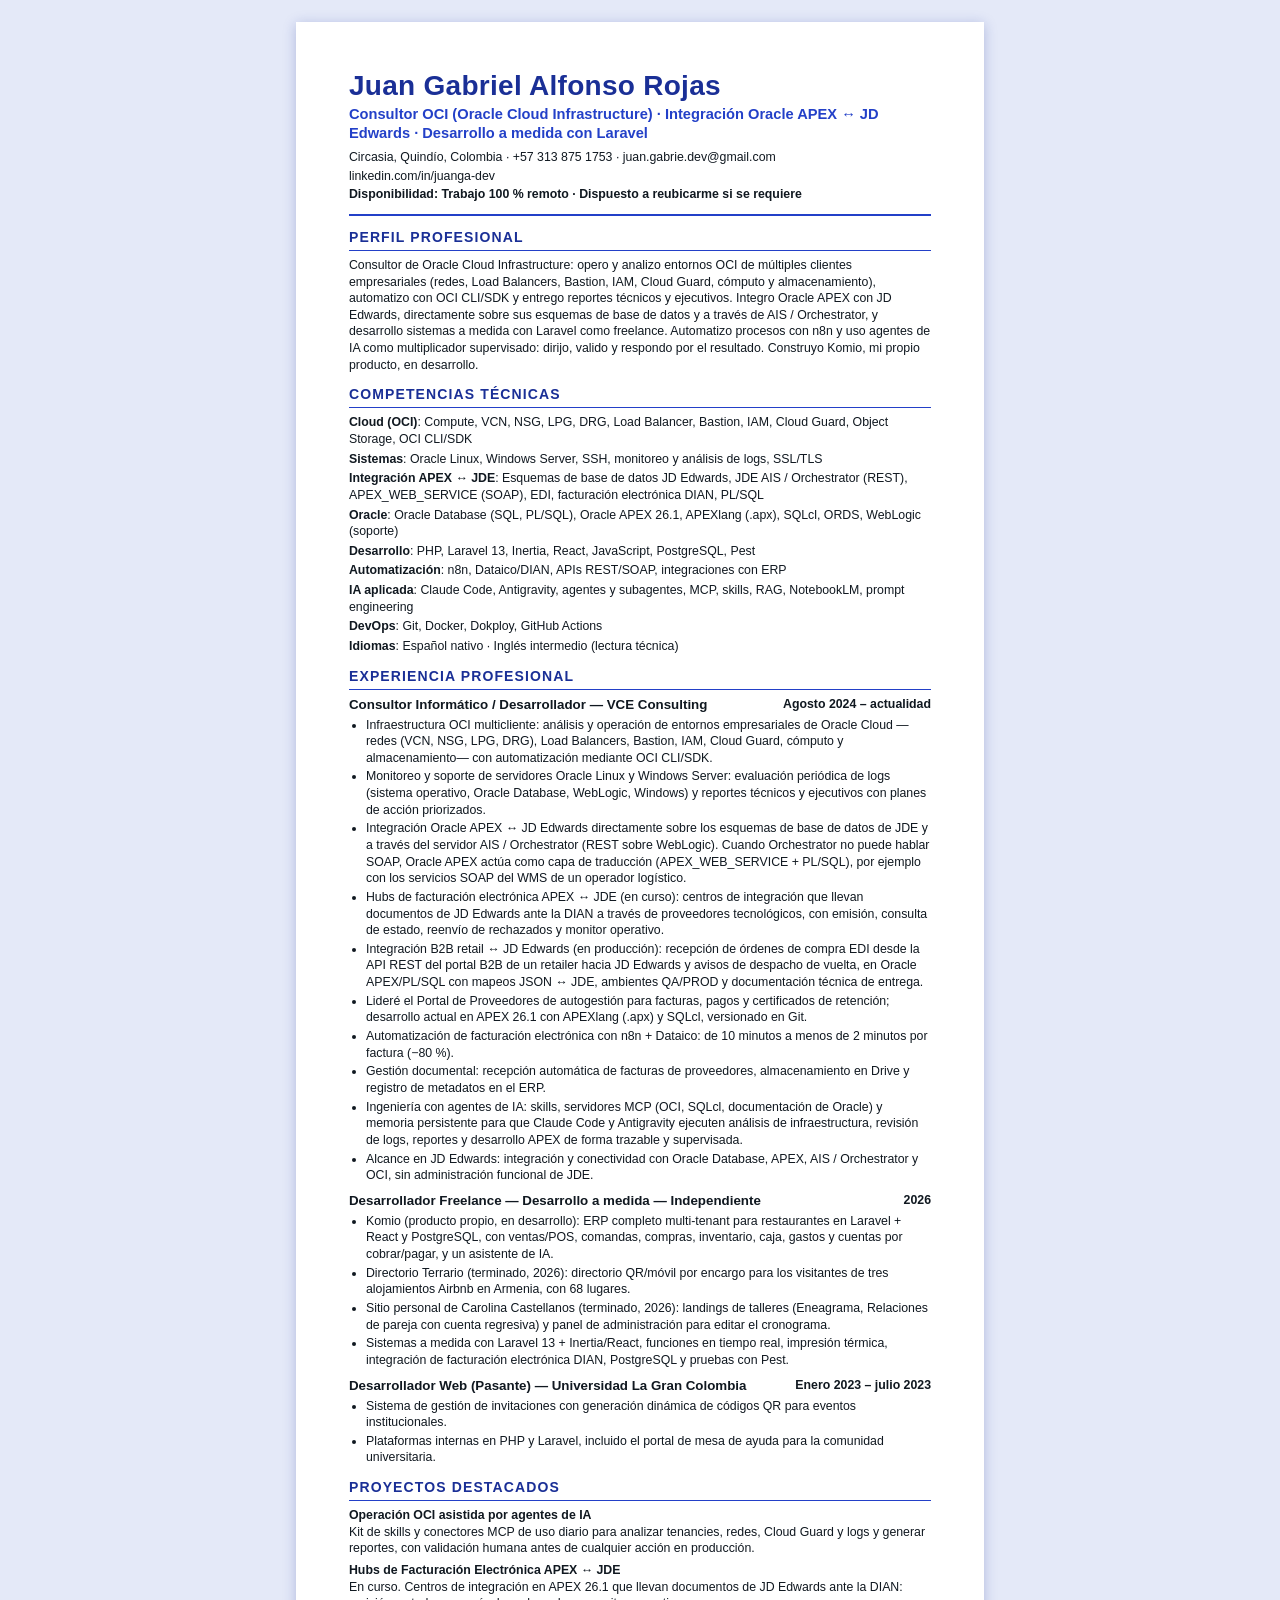
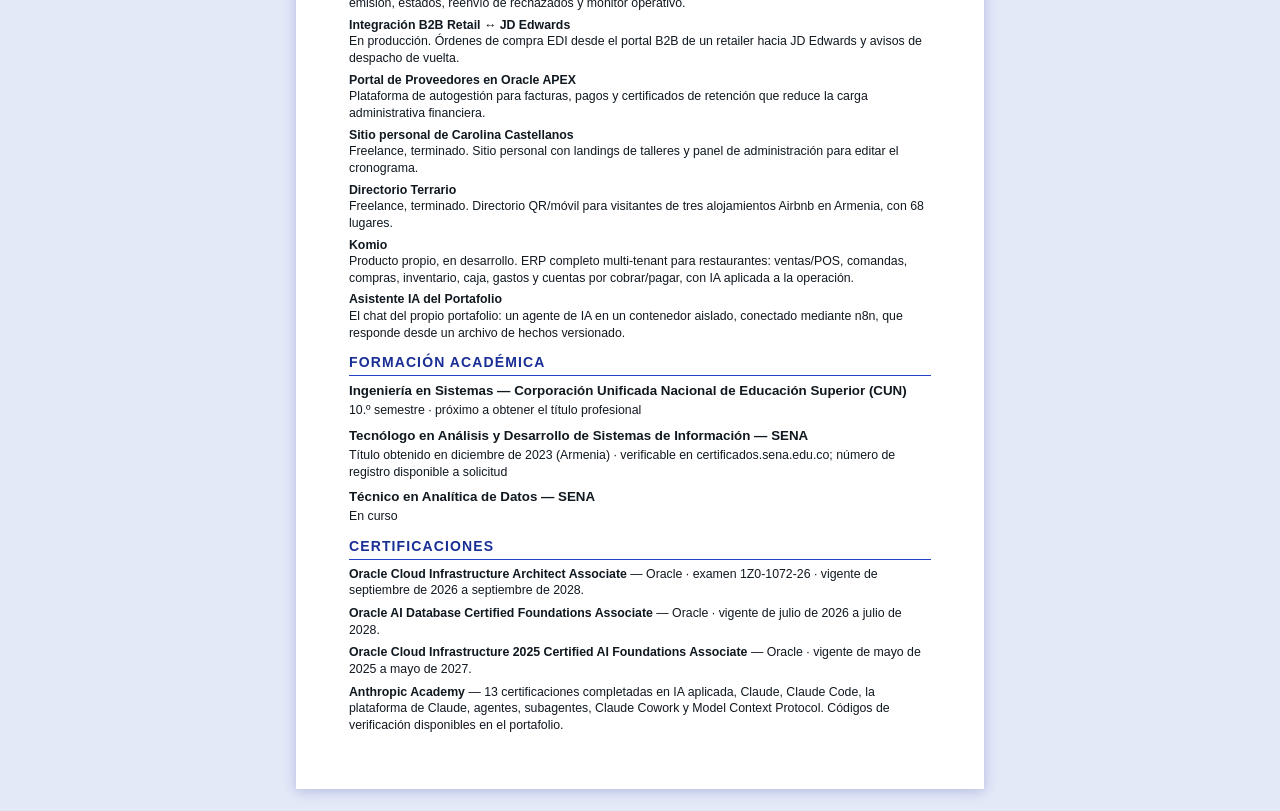
<file: assets/cv/CV-Juan-Gabriel-Alfonso-Rojas.html>
<!doctype html>
<html lang="es">
  <head>
    <meta charset="UTF-8" />
    <meta name="viewport" content="width=device-width, initial-scale=1.0" />
    <title>HV · Juan Gabriel Alfonso Rojas</title>
    <style>
      @page { size: A4; margin: 13mm 14mm; }
      :root { color: #101820; font-family: Arial, Helvetica, sans-serif; font-size: 9.25pt; line-height: 1.35; }
      * { box-sizing: border-box; }
      body { margin: 0; }
      .cv { max-width: 182mm; margin: 0 auto; }
      header { border-bottom: 2px solid #2340c8; padding-bottom: 9px; }
      h1 { color: #1a2f96; font-size: 21pt; letter-spacing: .01em; line-height: 1.05; margin: 0 0 4px; }
      .headline { color: #2340c8; font-size: 11pt; font-weight: 700; margin: 0 0 5px; }
      .contact, .availability { margin: 2px 0; }
      .availability { font-weight: 700; }
      section { margin-top: 12px; }
      h2, .entry-head { break-after: avoid; }
      li, .project { break-inside: avoid; }
      h2 { border-bottom: 1px solid #2340c8; color: #1a2f96; font-size: 10.5pt; letter-spacing: .08em; margin: 0 0 6px; padding-bottom: 3px; text-transform: uppercase; }
      h3 { font-size: 10pt; margin: 0; }
      p { margin: 0 0 6px; }
      .entry { margin-bottom: 8px; }
      .entry-head { display: flex; gap: 10px; justify-content: space-between; }
      .period { flex: none; font-weight: 700; text-align: right; }
      ul { margin: 3px 0 0; padding-left: 17px; }
      li { margin: 0 0 2px; }
      .skills { margin: 0; }
      .skills div { margin: 0 0 3px; }
      .skills dt { display: inline; font-weight: 700; }
      .skills dd { display: inline; margin: 0; }
      .skills dd::before { content: ": "; }
      .project { margin-bottom: 5px; }
      .education-detail { margin: 2px 0 0; }
      a { color: inherit; text-decoration: none; }
      @media screen { body { background: #e4e9f8; padding: 22px; } .cv { background: white; box-shadow: 0 2px 12px #1a2f9640; padding: 13mm 14mm; } }
    </style>
  </head>
  <body>
    <main class="cv">
  <header>
    <h1>Juan Gabriel Alfonso Rojas</h1>
    <p class="headline">Consultor OCI (Oracle Cloud Infrastructure) · Integración Oracle APEX ↔ JD Edwards · Desarrollo a medida con Laravel</p>
    <p class="contact">Circasia, Quindío, Colombia · +57 313 875 1753 · <a href="mailto:juan.gabrie.dev@gmail.com">juan.gabrie.dev@gmail.com</a></p>
    <p class="contact"><a href="https://www.linkedin.com/in/juanga-dev/">linkedin.com/in/juanga-dev</a></p>
    <p class="availability">Disponibilidad: Trabajo 100 % remoto · Dispuesto a reubicarme si se requiere</p>
  </header>
  <section><h2>Perfil profesional</h2><p>Consultor de Oracle Cloud Infrastructure: opero y analizo entornos OCI de múltiples clientes empresariales (redes, Load Balancers, Bastion, IAM, Cloud Guard, cómputo y almacenamiento), automatizo con OCI CLI/SDK y entrego reportes técnicos y ejecutivos. Integro Oracle APEX con JD Edwards, directamente sobre sus esquemas de base de datos y a través de AIS / Orchestrator, y desarrollo sistemas a medida con Laravel como freelance. Automatizo procesos con n8n y uso agentes de IA como multiplicador supervisado: dirijo, valido y respondo por el resultado. Construyo Komio, mi propio producto, en desarrollo.</p></section>
  <section><h2>Competencias técnicas</h2><dl class="skills"><div><dt>Cloud (OCI)</dt><dd>Compute, VCN, NSG, LPG, DRG, Load Balancer, Bastion, IAM, Cloud Guard, Object Storage, OCI CLI/SDK</dd></div><div><dt>Sistemas</dt><dd>Oracle Linux, Windows Server, SSH, monitoreo y análisis de logs, SSL/TLS</dd></div><div><dt>Integración APEX ↔ JDE</dt><dd>Esquemas de base de datos JD Edwards, JDE AIS / Orchestrator (REST), APEX_WEB_SERVICE (SOAP), EDI, facturación electrónica DIAN, PL/SQL</dd></div><div><dt>Oracle</dt><dd>Oracle Database (SQL, PL/SQL), Oracle APEX 26.1, APEXlang (.apx), SQLcl, ORDS, WebLogic (soporte)</dd></div><div><dt>Desarrollo</dt><dd>PHP, Laravel 13, Inertia, React, JavaScript, PostgreSQL, Pest</dd></div><div><dt>Automatización</dt><dd>n8n, Dataico/DIAN, APIs REST/SOAP, integraciones con ERP</dd></div><div><dt>IA aplicada</dt><dd>Claude Code, Antigravity, agentes y subagentes, MCP, skills, RAG, NotebookLM, prompt engineering</dd></div><div><dt>DevOps</dt><dd>Git, Docker, Dokploy, GitHub Actions</dd></div><div><dt>Idiomas</dt><dd>Español nativo · Inglés intermedio (lectura técnica)</dd></div></dl></section>
  <section><h2>Experiencia profesional</h2><article class="entry">
    <div class="entry-head"><div><h3>Consultor Informático / Desarrollador — VCE Consulting</h3></div><div class="period">Agosto 2024 – actualidad</div></div>
    <ul><li>Infraestructura OCI multicliente: análisis y operación de entornos empresariales de Oracle Cloud —redes (VCN, NSG, LPG, DRG), Load Balancers, Bastion, IAM, Cloud Guard, cómputo y almacenamiento— con automatización mediante OCI CLI/SDK.</li><li>Monitoreo y soporte de servidores Oracle Linux y Windows Server: evaluación periódica de logs (sistema operativo, Oracle Database, WebLogic, Windows) y reportes técnicos y ejecutivos con planes de acción priorizados.</li><li>Integración Oracle APEX ↔ JD Edwards directamente sobre los esquemas de base de datos de JDE y a través del servidor AIS / Orchestrator (REST sobre WebLogic). Cuando Orchestrator no puede hablar SOAP, Oracle APEX actúa como capa de traducción (APEX_WEB_SERVICE + PL/SQL), por ejemplo con los servicios SOAP del WMS de un operador logístico.</li><li>Hubs de facturación electrónica APEX ↔ JDE (en curso): centros de integración que llevan documentos de JD Edwards ante la DIAN a través de proveedores tecnológicos, con emisión, consulta de estado, reenvío de rechazados y monitor operativo.</li><li>Integración B2B retail ↔ JD Edwards (en producción): recepción de órdenes de compra EDI desde la API REST del portal B2B de un retailer hacia JD Edwards y avisos de despacho de vuelta, en Oracle APEX/PL/SQL con mapeos JSON ↔ JDE, ambientes QA/PROD y documentación técnica de entrega.</li><li>Lideré el Portal de Proveedores de autogestión para facturas, pagos y certificados de retención; desarrollo actual en APEX 26.1 con APEXlang (.apx) y SQLcl, versionado en Git.</li><li>Automatización de facturación electrónica con n8n + Dataico: de 10 minutos a menos de 2 minutos por factura (−80 %).</li><li>Gestión documental: recepción automática de facturas de proveedores, almacenamiento en Drive y registro de metadatos en el ERP.</li><li>Ingeniería con agentes de IA: skills, servidores MCP (OCI, SQLcl, documentación de Oracle) y memoria persistente para que Claude Code y Antigravity ejecuten análisis de infraestructura, revisión de logs, reportes y desarrollo APEX de forma trazable y supervisada.</li><li>Alcance en JD Edwards: integración y conectividad con Oracle Database, APEX, AIS / Orchestrator y OCI, sin administración funcional de JDE.</li></ul>
  </article><article class="entry">
    <div class="entry-head"><div><h3>Desarrollador Freelance — Desarrollo a medida — Independiente</h3></div><div class="period">2026</div></div>
    <ul><li>Komio (producto propio, en desarrollo): ERP completo multi-tenant para restaurantes en Laravel + React y PostgreSQL, con ventas/POS, comandas, compras, inventario, caja, gastos y cuentas por cobrar/pagar, y un asistente de IA.</li><li>Directorio Terrario (terminado, 2026): directorio QR/móvil por encargo para los visitantes de tres alojamientos Airbnb en Armenia, con 68 lugares.</li><li>Sitio personal de Carolina Castellanos (terminado, 2026): landings de talleres (Eneagrama, Relaciones de pareja con cuenta regresiva) y panel de administración para editar el cronograma.</li><li>Sistemas a medida con Laravel 13 + Inertia/React, funciones en tiempo real, impresión térmica, integración de facturación electrónica DIAN, PostgreSQL y pruebas con Pest.</li></ul>
  </article><article class="entry">
    <div class="entry-head"><div><h3>Desarrollador Web (Pasante) — Universidad La Gran Colombia</h3></div><div class="period">Enero 2023 – julio 2023</div></div>
    <ul><li>Sistema de gestión de invitaciones con generación dinámica de códigos QR para eventos institucionales.</li><li>Plataformas internas en PHP y Laravel, incluido el portal de mesa de ayuda para la comunidad universitaria.</li></ul>
  </article></section>
  <section><h2>Proyectos destacados</h2><article class="project"><strong>Operación OCI asistida por agentes de IA</strong><br />Kit de skills y conectores MCP de uso diario para analizar tenancies, redes, Cloud Guard y logs y generar reportes, con validación humana antes de cualquier acción en producción.</article><article class="project"><strong>Hubs de Facturación Electrónica APEX ↔ JDE</strong><br />En curso. Centros de integración en APEX 26.1 que llevan documentos de JD Edwards ante la DIAN: emisión, estados, reenvío de rechazados y monitor operativo.</article><article class="project"><strong>Integración B2B Retail ↔ JD Edwards</strong><br />En producción. Órdenes de compra EDI desde el portal B2B de un retailer hacia JD Edwards y avisos de despacho de vuelta.</article><article class="project"><strong>Portal de Proveedores en Oracle APEX</strong><br />Plataforma de autogestión para facturas, pagos y certificados de retención que reduce la carga administrativa financiera.</article><article class="project"><strong>Sitio personal de Carolina Castellanos</strong><br />Freelance, terminado. Sitio personal con landings de talleres y panel de administración para editar el cronograma.</article><article class="project"><strong>Directorio Terrario</strong><br />Freelance, terminado. Directorio QR/móvil para visitantes de tres alojamientos Airbnb en Armenia, con 68 lugares.</article><article class="project"><strong>Komio</strong><br />Producto propio, en desarrollo. ERP completo multi-tenant para restaurantes: ventas/POS, comandas, compras, inventario, caja, gastos y cuentas por cobrar/pagar, con IA aplicada a la operación.</article><article class="project"><strong>Asistente IA del Portafolio</strong><br />El chat del propio portafolio: un agente de IA en un contenedor aislado, conectado mediante n8n, que responde desde un archivo de hechos versionado.</article></section>
  <section><h2>Formación académica</h2><article class="entry"><h3>Ingeniería en Sistemas — Corporación Unificada Nacional de Educación Superior (CUN)</h3><p class="education-detail">10.º semestre · próximo a obtener el título profesional</p></article><article class="entry"><h3>Tecnólogo en Análisis y Desarrollo de Sistemas de Información — SENA</h3><p class="education-detail">Título obtenido en diciembre de 2023 (Armenia) · verificable en certificados.sena.edu.co; número de registro disponible a solicitud</p></article><article class="entry"><h3>Técnico en Analítica de Datos — SENA</h3><p class="education-detail">En curso</p></article></section>
  <section><h2>Certificaciones</h2><p><strong>Oracle Cloud Infrastructure Architect Associate</strong> — Oracle · examen 1Z0-1072-26 · vigente de septiembre de 2026 a septiembre de 2028.</p><p><strong>Oracle AI Database Certified Foundations Associate</strong> — Oracle · vigente de julio de 2026 a julio de 2028.</p><p><strong>Oracle Cloud Infrastructure 2025 Certified AI Foundations Associate</strong> — Oracle · vigente de mayo de 2025 a mayo de 2027.</p><p><strong>Anthropic Academy</strong> — 13 certificaciones completadas en IA aplicada, Claude, Claude Code, la plataforma de Claude, agentes, subagentes, Claude Cowork y Model Context Protocol. Códigos de verificación disponibles en el portafolio.</p></section>
</main>
  </body>
</html>
</file>
<file: style.css>
/* Juan Gabriel Alfonso Rojas — portfolio
   World: pre-printed fiscal form. Blue = printed form, black = filled-in data,
   green = validated / in production only. */

@font-face {
  font-family: "Archivo";
  src: url("./assets/fonts/archivo-latin.woff2") format("woff2");
  font-weight: 100 900;
  font-stretch: 62% 125%;
  font-display: swap;
  unicode-range: U+0000-00FF, U+0131, U+0152-0153, U+02BB-02BC, U+02C6, U+02DA, U+02DC, U+0304, U+0308, U+0329, U+2000-206F, U+20AC, U+2122, U+2191, U+2193, U+2212, U+2215, U+FEFF, U+FFFD;
}
@font-face {
  font-family: "Archivo";
  src: url("./assets/fonts/archivo-latin-ext.woff2") format("woff2");
  font-weight: 100 900;
  font-stretch: 62% 125%;
  font-display: swap;
  unicode-range: U+0100-02BA, U+02BD-02C5, U+02C7-02CC, U+02CE-02D7, U+02DD-02FF, U+0304, U+0308, U+0329, U+1D00-1DBF, U+1E00-1E9F, U+1EF2-1EFF, U+2020, U+20A0-20AB, U+20AD-20C0, U+2113, U+2C60-2C7F, U+A720-A7FF;
}
@font-face {
  font-family: "Azeret Mono";
  src: url("./assets/fonts/azeret-mono-latin.woff2") format("woff2");
  font-weight: 400 600;
  font-display: swap;
  unicode-range: U+0000-00FF, U+0131, U+0152-0153, U+02BB-02BC, U+02C6, U+02DA, U+02DC, U+0304, U+0308, U+0329, U+2000-206F, U+20AC, U+2122, U+2191, U+2193, U+2212, U+2215, U+FEFF, U+FFFD;
}
@font-face {
  font-family: "Azeret Mono";
  src: url("./assets/fonts/azeret-mono-latin-ext.woff2") format("woff2");
  font-weight: 400 600;
  font-display: swap;
  unicode-range: U+0100-02BA, U+02BD-02C5, U+02C7-02CC, U+02CE-02D7, U+02DD-02FF, U+0304, U+0308, U+0329, U+1D00-1DBF, U+1E00-1E9F, U+1EF2-1EFF, U+2020, U+20A0-20AB, U+20AD-20C0, U+2113, U+2C60-2C7F, U+A720-A7FF;
}

:root {
  color-scheme: light;

  --paper: #f4f6f3;
  --paper-hi: #fbfcfa;
  --form: #2340c8;
  --form-deep: #1a2f96;
  --form-wash: #e4e9f8;
  --desk: #d6dcf0;
  --ink: #111315;
  --ink-soft: #2b2f34;
  --valid: #0e7a4f;

  --rule-hair: 0.5px solid var(--form);
  --rule: 1px solid var(--form);
  --rule-strong: 2px solid var(--form);

  --sans: "Archivo", "Helvetica Neue", Arial, sans-serif;
  --mono: "Azeret Mono", ui-monospace, "SFMono-Regular", Menlo, monospace;

  --gutter: clamp(16px, 3vw, 32px);
  --pad: clamp(14px, 1.6vw, 22px);
  --sheet-max: 1280px;

  --ease-out: cubic-bezier(0.23, 1, 0.32, 1);
  --ease-in-out: cubic-bezier(0.77, 0, 0.175, 1);
}

*,
*::before,
*::after {
  box-sizing: border-box;
}

html {
  scroll-behavior: smooth;
  scroll-padding-top: 76px;
  -webkit-text-size-adjust: 100%;
}

body {
  margin: 0;
  background: var(--desk);
  color: var(--ink);
  font-family: var(--sans);
  font-size: 16px;
  line-height: 1.55;
  font-stretch: 100%;
  -webkit-font-smoothing: antialiased;
  text-rendering: optimizeLegibility;
  -webkit-tap-highlight-color: transparent;
}

::selection {
  background: var(--form);
  color: var(--paper-hi);
}

html {
  scrollbar-color: var(--form-deep) var(--form);
}

img {
  display: block;
  max-width: 100%;
  height: auto;
}

a {
  color: inherit;
  text-decoration-color: var(--form);
  text-decoration-thickness: 1px;
  text-underline-offset: 0.22em;
}

code {
  font-family: var(--mono);
  font-size: 0.86em;
  color: var(--form-deep);
  background: var(--form-wash);
  padding: 0.05em 0.3em;
}

strong {
  font-weight: 650;
}

:focus-visible {
  outline: 2px solid var(--form);
  outline-offset: 3px;
}

.mono {
  font-family: var(--mono);
  font-variant-numeric: tabular-nums;
  letter-spacing: 0;
}

.icon {
  width: 1.1em;
  height: 1.1em;
  flex: none;
}

.sprite {
  position: absolute;
}

.sr-only {
  position: absolute;
  width: 1px;
  height: 1px;
  padding: 0;
  margin: -1px;
  overflow: hidden;
  clip: rect(0 0 0 0);
  white-space: nowrap;
  border: 0;
}

.skip {
  position: absolute;
  left: 12px;
  top: -60px;
  z-index: 100;
  background: var(--paper-hi);
  color: var(--ink);
  padding: 10px 14px;
  font-weight: 600;
}
.skip:focus {
  top: 12px;
}

/* ---------- Pre-printed form atoms ---------- */

.field__label,
.box__label {
  display: block;
  font-family: var(--mono);
  font-size: 12px;
  font-weight: 500;
  line-height: 1.3;
  letter-spacing: 0.06em;
  text-transform: uppercase;
  color: var(--form);
}

.field__value {
  display: block;
  margin: 0;
  color: var(--ink);
  font-weight: 500;
}

/* Pre-printed casilla numbers, as on DIAN forms */
.sheet {
  counter-reset: casilla;
}
.sheet .field__label::before,
.sheet .box__label::before {
  counter-increment: casilla;
  content: counter(casilla) ". ";
  opacity: 0.75;
}

.field {
  padding: 10px var(--pad) 12px;
  min-width: 0;
}

.field--inline {
  padding: 8px var(--pad) 9px;
}

.box {
  position: relative;
  border: var(--rule);
  padding: 30px var(--pad) var(--pad);
  min-width: 0;
}

.box__label {
  position: absolute;
  top: 8px;
  left: var(--pad);
}

/* Section header: a pre-printed solid band on the form */
.bar {
  margin: 0;
  background: var(--form);
  color: var(--paper-hi);
  font-family: var(--mono);
  font-size: 12px;
  font-weight: 600;
  letter-spacing: 0.1em;
  text-transform: uppercase;
  padding: 9px var(--gutter);
  line-height: 1.4;
}

/* ---------- Buttons ---------- */

.btn {
  display: inline-flex;
  align-items: center;
  justify-content: center;
  gap: 10px;
  min-height: 46px;
  padding: 0 20px;
  border: var(--rule-strong);
  font: 600 15px/1 var(--sans);
  letter-spacing: 0.01em;
  text-decoration: none;
  cursor: pointer;
  transition:
    transform 160ms var(--ease-out),
    background-color 180ms ease,
    color 180ms ease;
  user-select: none;
}
.btn:active {
  transform: scale(0.97);
}
.btn--primary {
  background: var(--form);
  color: var(--paper-hi);
}
.btn--ghost {
  background: transparent;
  color: var(--form);
}
.btn--block {
  width: 100%;
}
@media (hover: hover) and (pointer: fine) {
  .btn--primary:hover {
    background: var(--form-deep);
    border-color: var(--form-deep);
  }
  .btn--ghost:hover {
    background: var(--form);
    color: var(--paper-hi);
  }
}

.link-btn {
  display: inline-flex;
  align-items: center;
  gap: 6px;
  margin-top: 10px;
  padding: 0;
  border: 0;
  background: none;
  font: 600 14px/1.4 var(--sans);
  color: var(--form);
  text-decoration: underline;
  text-underline-offset: 0.25em;
  cursor: pointer;
}
.link-btn .icon {
  transition: transform 180ms var(--ease-out);
}
@media (hover: hover) and (pointer: fine) {
  .link-btn:hover .icon {
    transform: translateX(3px);
  }
}

/* ---------- Top bar ---------- */

.topbar {
  position: sticky;
  top: 0;
  z-index: 40;
  background: var(--form);
  color: var(--paper-hi);
}
.topbar__inner {
  max-width: calc(var(--sheet-max) + 2 * var(--gutter));
  margin: 0 auto;
  padding: 10px var(--gutter);
  display: flex;
  align-items: center;
  gap: 24px;
}
.mark {
  display: inline-flex;
  align-items: center;
  gap: 12px;
  text-decoration: none;
  color: inherit;
  flex: none;
}
.mark__box {
  display: grid;
  place-items: center;
  width: 40px;
  height: 40px;
  border: 1.5px solid currentColor;
  font: 800 16px/1 var(--sans);
  font-stretch: 80%;
  letter-spacing: 0.02em;
}
.mark__text {
  display: flex;
  flex-direction: column;
  font: 600 13px/1.2 var(--sans);
}
.mark__sub {
  font: 400 12px/1.3 var(--mono);
  letter-spacing: 0.06em;
  text-transform: uppercase;
  opacity: 0.8;
}
.nav {
  display: flex;
  gap: 2px;
  margin-left: auto;
}
.nav a {
  color: var(--paper-hi);
  text-decoration: none;
  font-size: 14px;
  font-weight: 500;
  padding: 8px 10px;
  border-bottom: 1.5px solid transparent;
  transition: border-color 180ms ease;
}
.nav a[aria-current="true"] {
  border-bottom-color: var(--paper-hi);
}
@media (hover: hover) and (pointer: fine) {
  .nav a:hover {
    border-bottom-color: color-mix(in srgb, var(--paper-hi) 60%, transparent);
  }
}
.topbar__ai {
  min-height: 40px;
  font-size: 14px;
  color: var(--paper-hi);
  border-color: var(--paper-hi);
  border-width: 1.5px;
  flex: none;
}
@media (hover: hover) and (pointer: fine) {
  .topbar__ai:hover {
    background: var(--paper-hi);
    color: var(--form);
  }
}
.topbar__menu {
  display: none;
  margin-left: auto;
  width: 44px;
  height: 44px;
  border: 1.5px solid var(--paper-hi);
  background: none;
  color: var(--paper-hi);
  place-items: center;
  cursor: pointer;
}
.topbar__menu .icon {
  width: 22px;
  height: 22px;
}
:focus-visible:where(.topbar *, .bar, .chat-fab) {
  outline-color: var(--paper-hi);
}

/* ---------- Sheet ---------- */

.sheet {
  max-width: var(--sheet-max);
  margin: 0 auto clamp(24px, 4vw, 56px);
  background: var(--paper);
  /* The pale desk gives low sheet contrast, so a form-blue edge defines the sheet. */
  outline: var(--rule);
  box-shadow:
    0 1px 2px rgb(26 47 150 / 0.12),
    0 18px 40px -12px rgb(26 47 150 / 0.24);
}

/* ---------- Document head ---------- */

.doc-meta {
  display: grid;
  grid-template-columns: 1.1fr 0.9fr 1.3fr 0.8fr;
  border-bottom: var(--rule);
}
.doc-meta .field + .field {
  border-left: var(--rule-hair);
}

.issuer {
  display: grid;
  grid-template-columns: minmax(0, 1fr) clamp(180px, 19vw, 250px) clamp(230px, 22vw, 290px);
  gap: 0;
  padding: var(--gutter);
  padding-bottom: 0;
}
.issuer .box + .box {
  border-left: 0;
}
.issuer__main {
  padding-top: 40px;
  padding-bottom: clamp(20px, 2.4vw, 32px);
  display: flex;
  flex-direction: column;
}
.issuer__name {
  margin: 0;
  font-weight: 800;
  font-stretch: 72%;
  font-size: clamp(3rem, 7.4vw, 6rem);
  line-height: 0.9;
  letter-spacing: -0.02em;
  text-transform: uppercase;
  color: var(--ink);
  text-wrap: balance;
}
.issuer__title {
  margin: clamp(16px, 2vw, 26px) 0 0;
  font-weight: 700;
  font-stretch: 88%;
  font-size: clamp(1.5rem, 2.6vw, 2.25rem);
  line-height: 1.05;
  letter-spacing: -0.01em;
}
.issuer__stack {
  margin: 10px 0 0;
  font-size: clamp(12px, 1.05vw, 13.5px);
  color: var(--form-deep);
  font-weight: 500;
}
.issuer__lede {
  margin: auto 0 0;
  padding-top: clamp(18px, 2.4vw, 32px);
  max-width: 54ch;
  font-size: clamp(16px, 1.3vw, 18px);
  line-height: 1.5;
  color: var(--ink-soft);
}
.issuer__photo {
  margin: 0;
  padding: 30px 10px 10px;
  display: flex;
}
.issuer__photo img {
  width: 100%;
  height: 100%;
  min-height: 280px;
  object-fit: cover;
  object-position: 50% 18%;
  filter: saturate(0.85) contrast(1.04);
}
.issuer__qr {
  display: flex;
  flex-direction: column;
  align-items: stretch;
  gap: 12px;
}
.qr {
  display: block;
  align-self: center;
  width: min(100%, 220px);
  padding: 10px;
  margin: auto 0;
  background: var(--paper-hi);
  outline: var(--rule-hair);
  transition: transform 200ms var(--ease-out);
}
.qr img {
  width: 100%;
  height: auto;
  image-rendering: pixelated;
}
@media (hover: hover) and (pointer: fine) {
  .qr:hover {
    transform: scale(1.02);
  }
}
.qr__hint {
  margin: 0;
  font-size: 13.5px;
  line-height: 1.4;
  text-align: center;
  color: var(--ink-soft);
}


.buyer {
  display: grid;
  grid-template-columns: 0.9fr 1.3fr 1.6fr;
  margin: 0 var(--gutter) var(--gutter);
  border: var(--rule);
  border-top: 0;
}
.buyer .field + .field {
  border-left: var(--rule-hair);
}
.channels {
  display: flex;
  flex-wrap: wrap;
  gap: 4px 18px;
}
.channels a {
  display: inline-flex;
  align-items: center;
  gap: 7px;
  text-decoration: none;
  font-weight: 600;
  padding: 2px 0;
}
.channels .icon {
  color: var(--form);
}
@media (hover: hover) and (pointer: fine) {
  .channels a:hover {
    text-decoration: underline;
  }
}
.hash {
  font-size: 12px;
  line-height: 1.45;
  word-break: break-all;
  color: var(--ink-soft);
  font-weight: 400;
}

/* ---------- Blocks ---------- */

.block {
  border-top: var(--rule);
}

/* About */
.about {
  display: grid;
  grid-template-columns: minmax(0, 1.55fr) minmax(0, 1fr);
  gap: var(--gutter);
  padding: var(--gutter);
}
.about__text p {
  margin: 0;
  max-width: 68ch;
  font-size: clamp(16px, 1.3vw, 18px);
  line-height: 1.6;
}
.about__text p + p {
  margin-top: 1em;
}
.about__facts {
  margin: 0;
  border: var(--rule);
  align-self: start;
}
.about__facts .field + .field {
  border-top: var(--rule-hair);
}
.about__facts dd {
  margin: 2px 0 0;
}

/* Work areas: identical numbered item lines */
.lines {
  padding: 0 var(--gutter) var(--gutter);
}
.line {
  display: grid;
  grid-template-columns: 56px minmax(0, 0.9fr) minmax(0, 1.6fr);
  border: var(--rule);
  border-top: 0;
}
.line:first-child {
  border-top: var(--rule);
  margin-top: var(--gutter);
}
.line__no {
  border-right: var(--rule-hair);
  padding: 18px 0;
  text-align: center;
  font-size: 13px;
  color: var(--form);
}
.line__head {
  padding: 18px var(--pad);
  border-right: var(--rule-hair);
}
.line__code {
  display: block;
  font-size: 12px;
  color: var(--form);
  letter-spacing: 0.08em;
}
.line__head h3 {
  margin: 6px 0 0;
  font-weight: 750;
  font-stretch: 82%;
  font-size: clamp(1.35rem, 2vw, 1.75rem);
  line-height: 1.05;
  letter-spacing: -0.01em;
  text-wrap: balance;
}
.line__detail {
  margin: 0;
  padding: 16px var(--pad) 18px;
  list-style: none;
  font-size: 15px;
  line-height: 1.5;
}
.line__detail li {
  position: relative;
  padding-left: 18px;
}
.line__detail li + li {
  margin-top: 6px;
}
.line__detail li::before {
  content: "";
  position: absolute;
  left: 0;
  top: 0.68em;
  width: 8px;
  border-top: var(--rule);
}

/* Experience */
.job {
  margin: var(--gutter);
  border: var(--rule);
}
.job__head {
  display: grid;
  grid-template-columns: minmax(0, 1fr) auto;
  border-bottom: var(--rule);
}
.job__period {
  border-left: var(--rule-hair);
  min-width: 180px;
}
.job__title {
  margin: 4px 0 0;
  font-weight: 750;
  font-stretch: 85%;
  font-size: clamp(1.3rem, 2vw, 1.7rem);
  line-height: 1.1;
  letter-spacing: -0.01em;
}
.job__title span {
  font-weight: 500;
  color: var(--ink-soft);
}
.job__list {
  margin: 0;
  padding: 0;
  list-style: none;
  display: grid;
  grid-template-columns: 1fr 1fr;
}
.job__list li {
  padding: 14px var(--pad) 16px;
  position: relative;
  font-size: 15px;
  line-height: 1.55;
  border-bottom: var(--rule-hair);
}
.job__list li:nth-child(odd) {
  border-right: var(--rule-hair);
}
.job__list li:last-child:nth-child(odd) {
  grid-column: 1 / -1;
  border-right: 0;
}
.job__list strong {
  display: block;
  font-weight: 700;
  margin-bottom: 2px;
}
.metric {
  display: flex;
  align-items: center;
  flex-wrap: wrap;
  gap: 10px;
  margin-top: 10px;
}
.metric__from {
  font-size: 18px;
  color: var(--ink-soft);
  text-decoration: line-through;
  text-decoration-color: var(--form);
  text-decoration-thickness: 1.5px;
}
.metric .icon {
  color: var(--form);
}
.metric__to {
  font-size: 18px;
  font-weight: 600;
}
.metric__pct {
  font-size: 12px;
  font-weight: 600;
  padding: 3px 7px;
  border: 1.5px solid var(--ink);
}
.job__tech {
  border-top: 0;
}
.job__tech .field__value {
  font-weight: 400;
  font-size: 14.5px;
  margin-top: 2px;
}
.jobs-minor {
  display: grid;
  grid-template-columns: 1fr 1fr;
  gap: var(--gutter);
  margin: 0 var(--gutter) var(--gutter);
}
.jobs-minor--single {
  grid-template-columns: 1fr;
}
/* Sub-band that labels an engagement type (Consultoría / Freelance) inside a section */
.bar--sub {
  margin: var(--gutter) var(--gutter) 0;
  background: transparent;
  color: var(--form);
  border: var(--rule);
  border-bottom: 0;
  padding: 7px var(--pad);
}
.bar--sub + .job,
.bar--sub + .jobs-minor {
  margin-top: 0;
}
.job--minor {
  margin: 0;
}
.job--minor .job__period {
  min-width: 0;
}
.job--minor p {
  margin: 0;
  padding: 14px var(--pad) 16px;
  font-size: 15px;
}

/* Projects table */
.ptable {
  margin: var(--gutter);
  border: var(--rule);
}
.ptable__row {
  display: grid;
  grid-template-columns: 56px minmax(0, 1fr) minmax(150px, 0.34fr) 172px;
  border-top: var(--rule-hair);
}
.ptable__row > * {
  padding: 16px var(--pad);
  min-width: 0;
}
.ptable__row > * + * {
  border-left: var(--rule-hair);
}
.ptable__row--head {
  border-top: 0;
  border-bottom: var(--rule);
  font: 500 12px/1.3 var(--mono);
  letter-spacing: 0.06em;
  text-transform: uppercase;
  color: var(--form);
}
.ptable__row--head > * {
  padding-top: 9px;
  padding-bottom: 9px;
}
.ptable__row--head + .ptable__row {
  border-top: 0;
}
.ptable__no {
  text-align: center;
  font-size: 13px;
  color: var(--form);
  padding-left: 0;
  padding-right: 0;
}
.ptable__main h3 {
  margin: 0;
  font-weight: 750;
  font-stretch: 85%;
  font-size: clamp(1.15rem, 1.6vw, 1.4rem);
  line-height: 1.15;
  letter-spacing: -0.005em;
}
.ptable__main p {
  margin: 6px 0 0;
  max-width: 72ch;
  font-size: 15px;
  color: var(--ink-soft);
}
.ptable__row--feature .ptable__main h3 {
  font-size: clamp(1.35rem, 2.1vw, 1.8rem);
}
.ptable__tech {
  font-size: 13.5px;
  line-height: 1.45;
  color: var(--ink-soft);
}

.status {
  display: inline-block;
  font: 600 12px/1.2 var(--mono);
  letter-spacing: 0.06em;
  text-transform: uppercase;
  color: var(--form);
  padding: 6px 8px;
  border: 1px solid var(--form);
  white-space: nowrap;
}
.status--live {
  color: var(--valid);
  border: 2px solid var(--valid);
  outline: 1px solid var(--valid);
  outline-offset: 2px;
  transform: rotate(-4deg);
  transform-origin: 30% 50%;
}

/* Generic flow diagrams */
.flow {
  margin: 18px 0 0;
  padding: 16px;
  border: 1px dashed var(--form);
  background: var(--paper-hi);
}
.flow__lane {
  display: flex;
  align-items: stretch;
  gap: 0;
}
.node {
  flex: 1 1 0;
  min-width: 0;
  display: flex;
  flex-direction: column;
  gap: 2px;
  border: var(--rule);
  background: var(--paper);
  padding: 10px 12px;
  font-weight: 650;
  font-size: 14.5px;
  line-height: 1.25;
}
.node__k {
  font: 500 12px/1.3 var(--mono);
  letter-spacing: 0.06em;
  text-transform: uppercase;
  color: var(--form);
}
.node__s {
  font-size: 12px;
  font-weight: 400;
  color: var(--ink-soft);
  margin-top: 2px;
}
.node--core {
  background: var(--form);
  color: var(--paper-hi);
  border-color: var(--form);
}
.node--core .node__k,
.node--core .node__s {
  color: var(--paper-hi);
  opacity: 0.85;
}
.node--gate {
  border: 2px solid var(--ink);
}
.node--stack {
  flex-direction: row;
  flex-wrap: wrap;
  align-content: flex-start;
  gap: 5px;
  flex-grow: 1.6;
}
.node--stack .node__k {
  width: 100%;
}
.chip {
  font-size: 12px;
  font-weight: 500;
  padding: 3px 6px;
  border: var(--rule-hair);
  background: var(--paper-hi);
}
.edge {
  position: relative;
  flex: 0 0 44px;
  display: grid;
  place-items: center;
}
.edge::before {
  content: "";
  position: absolute;
  left: 4px;
  right: 6px;
  top: 50%;
  border-top: 1.5px solid var(--form);
}
.edge::after {
  content: "";
  position: absolute;
  right: 6px;
  top: calc(50% - 4px);
  width: 8px;
  height: 8px;
  border-top: 1.5px solid var(--form);
  border-right: 1.5px solid var(--form);
  transform: rotate(45deg);
}
.edge span {
  position: relative;
  top: -12px;
  font-size: 12px;
  color: var(--form);
  background: var(--paper-hi);
  padding: 0 3px;
}
.flow__return {
  display: flex;
  align-items: center;
  justify-content: flex-end;
  gap: 8px;
  margin-top: 10px;
  font-size: 12px;
  color: var(--form-deep);
}
.flow__return .icon {
  transform: scaleX(-1);
}
.flow__cap {
  margin-top: 10px;
  font-size: 12px;
  color: var(--form);
}

/* Skills table */
.skills {
  width: calc(100% - 2 * var(--gutter));
  margin: var(--gutter);
  border-collapse: collapse;
  border: var(--rule);
}
.skills th,
.skills td {
  text-align: left;
  vertical-align: top;
  padding: 12px var(--pad);
  border-top: var(--rule-hair);
}
.skills thead th {
  font: 500 12px/1.3 var(--mono);
  letter-spacing: 0.06em;
  text-transform: uppercase;
  color: var(--form);
  border-top: 0;
  border-bottom: var(--rule);
}
.skills tbody th {
  width: 22%;
  font-weight: 700;
  font-stretch: 88%;
  font-size: 16px;
  border-right: var(--rule-hair);
}
.skills td {
  font-size: 15px;
}
.skills tbody tr:last-child th,
.skills tbody tr:last-child td {
  color: var(--ink-soft);
  font-style: normal;
}

/* Education */
.edu {
  display: grid;
  grid-template-columns: minmax(0, 0.85fr) minmax(0, 1.4fr);
  gap: var(--gutter);
  padding: var(--gutter);
}
.edu__list {
  list-style: none;
  margin: 0;
  padding: 0;
  display: grid;
  gap: 0;
  align-content: start;
}
.edu__item {
  border: var(--rule);
  padding: 14px var(--pad) 16px;
}
.edu__item + .edu__item {
  border-top: 0;
}
.edu__list strong {
  display: block;
  font-weight: 700;
  font-stretch: 88%;
  font-size: 18px;
  line-height: 1.2;
}
.edu__list span {
  display: block;
  margin-top: 4px;
  font-size: 14.5px;
  color: var(--ink-soft);
}
.edu__list .edu__verify {
  margin-top: 8px;
  font-size: 12px;
  line-height: 1.5;
  color: var(--form);
}
.edu__verify a {
  color: var(--form-deep);
  text-underline-offset: 2px;
}
.certs {
  border: var(--rule);
}
.certs__head {
  padding: 16px var(--pad);
  border-bottom: var(--rule);
}
.certs__head h3 {
  margin: 0;
  font-weight: 750;
  font-stretch: 85%;
  font-size: clamp(1.3rem, 2vw, 1.6rem);
  line-height: 1.1;
}
.certs__head p {
  margin: 4px 0 0;
  font-size: 14.5px;
  color: var(--ink-soft);
}
.certs__list {
  list-style: none;
  margin: 0;
  padding: 0;
  counter-reset: cert;
}
.certs__list li {
  counter-increment: cert;
  display: grid;
  grid-template-columns: 34px minmax(0, 1fr) auto;
  align-items: baseline;
  gap: 12px;
  padding: 9px var(--pad);
  font-size: 15px;
}
.certs__list li + li {
  border-top: var(--rule-hair);
}
.certs__list li::before {
  content: counter(cert, decimal-leading-zero);
  font: 500 12px/1.4 var(--mono);
  color: var(--form);
}
.certs__list a {
  font-size: 12px;
  color: var(--form-deep);
  white-space: nowrap;
}
@media (hover: hover) and (pointer: fine) {
  .certs__list a:hover {
    color: var(--ink);
  }
}

/* Contact / close */
.close {
  display: grid;
  grid-template-columns: minmax(0, 1.25fr) minmax(0, 1fr);
  gap: var(--gutter);
  padding: var(--gutter);
}
.close__lead {
  display: flex;
  flex-direction: column;
  gap: 10px;
}
.close__title {
  margin: 0;
  max-width: 18ch;
  font-weight: 800;
  font-stretch: 75%;
  font-size: clamp(2.2rem, 4.8vw, 4rem);
  line-height: 0.95;
  letter-spacing: -0.015em;
  text-wrap: balance;
}
.close__lead > p:not(.close__title) {
  margin: 4px 0 0;
  color: var(--ink-soft);
}
.close__actions {
  display: flex;
  flex-wrap: wrap;
  gap: 12px;
  margin-top: 14px;
}
.close__fields {
  margin: 0;
  border: var(--rule);
  align-self: start;
}
.close__fields .field + .field {
  border-top: var(--rule-hair);
}
.close__fields dd {
  margin: 3px 0 0;
}
.close__fields a {
  font-size: 15px;
  word-break: break-word;
}
.sign {
  grid-column: 2;
  display: flex;
  flex-direction: column;
  gap: 6px;
  margin-top: 8px;
}
.sign__line {
  border-top: var(--rule);
  margin-top: 36px;
}
.sign__name {
  font-weight: 600;
}

.totals {
  display: grid;
  grid-template-columns: repeat(5, minmax(0, 1fr));
  margin: 0 var(--gutter) var(--gutter);
  border: var(--rule-strong);
}
.totals .field + .field {
  border-left: var(--rule-hair);
}
.totals .field__value {
  margin-top: 2px;
  font-size: 18px;
  font-weight: 600;
}
.totals__live {
  color: var(--valid);
}
@media (max-width: 960px) {
  .totals {
    grid-template-columns: 1fr 1fr;
  }
  .totals .field + .field {
    border-left: 0;
  }
  .totals .field:nth-child(even) {
    border-left: var(--rule-hair);
  }
  .totals .field:nth-child(n + 3) {
    border-top: var(--rule-hair);
  }
  .totals .field:last-child {
    grid-column: 1 / -1;
  }
}

.foot {
  display: flex;
  justify-content: space-between;
  flex-wrap: wrap;
  gap: 8px 24px;
  padding: 14px var(--gutter);
  border-top: var(--rule);
  font-size: 12px;
  color: var(--form);
}

/* ---------- Chat ---------- */

.chat-fab {
  position: fixed;
  right: 20px;
  bottom: 20px;
  z-index: 50;
  display: inline-flex;
  align-items: center;
  gap: 10px;
  min-height: 50px;
  padding: 0 18px;
  background: var(--ink);
  color: var(--paper-hi);
  border: 2px solid var(--paper-hi);
  outline: 1px solid var(--ink);
  font: 600 15px/1 var(--sans);
  cursor: pointer;
  box-shadow: 0 10px 24px -8px rgb(0 0 0 / 0.3);
  transition:
    transform 160ms var(--ease-out),
    opacity 200ms ease;
}
.chat-fab:active {
  transform: scale(0.97);
}
.chat-fab[aria-expanded="true"] {
  opacity: 0;
  pointer-events: none;
  transform: scale(0.96);
}

.chat {
  position: fixed;
  right: 20px;
  bottom: 20px;
  z-index: 60;
  width: min(400px, calc(100vw - 24px));
  height: min(580px, calc(100dvh - 40px));
  display: flex;
  flex-direction: column;
  background: var(--paper);
  border: var(--rule-strong);
  box-shadow: 0 24px 48px -16px rgb(0 0 0 / 0.3);
  transform-origin: 100% 100%;
  transition:
    opacity 200ms var(--ease-out),
    transform 220ms var(--ease-out);
}
.chat[hidden] {
  display: flex;
  visibility: hidden;
  opacity: 0;
  transform: translateY(8px) scale(0.97);
  pointer-events: none;
  transition:
    opacity 140ms ease,
    transform 140ms ease,
    visibility 0s linear 140ms;
}
.chat__head {
  display: flex;
  align-items: flex-start;
  justify-content: space-between;
  gap: 12px;
  padding: 14px 16px;
  background: var(--form);
  color: var(--paper-hi);
}
.chat__head h2 {
  margin: 0;
  font: 600 12px/1.4 var(--mono);
  letter-spacing: 0.1em;
  text-transform: uppercase;
}
.chat__head p {
  margin: 4px 0 0;
  font-size: 14px;
  line-height: 1.4;
  opacity: 0.92;
}
.chat__close {
  flex: none;
  display: grid;
  place-items: center;
  width: 36px;
  height: 36px;
  background: none;
  border: 1.5px solid var(--paper-hi);
  color: var(--paper-hi);
  cursor: pointer;
}
.chat__close:focus-visible {
  outline-color: var(--paper-hi);
}
.chat__log {
  flex: 1;
  overflow-y: auto;
  overscroll-behavior: contain;
  padding: 16px;
  display: flex;
  flex-direction: column;
  gap: 10px;
  scrollbar-color: var(--form) transparent;
  scrollbar-width: thin;
}
.msg {
  max-width: 88%;
  padding: 10px 12px;
  font-size: 14.5px;
  line-height: 1.5;
  animation: msg-in 220ms var(--ease-out);
}
.msg p {
  margin: 0;
}
.msg p + p,
.msg ul {
  margin-top: 6px;
}
.msg ul {
  margin-bottom: 0;
  padding-left: 18px;
}
.msg a {
  color: var(--form-deep);
}
.msg--bot {
  align-self: flex-start;
  border: var(--rule);
  background: var(--paper-hi);
}
.msg--user {
  align-self: flex-end;
  background: var(--form);
  color: var(--paper-hi);
}
.msg--pending p {
  color: var(--form);
  font-family: var(--mono);
  font-size: 12px;
  letter-spacing: 0.04em;
}
.msg--pending p::after {
  content: "";
  display: inline-block;
  width: 7px;
  height: 12px;
  margin-left: 4px;
  vertical-align: -1px;
  background: var(--form);
  animation: caret 0.9s steps(2) infinite;
}
.msg--error {
  border-color: var(--ink);
}
@keyframes msg-in {
  from {
    opacity: 0;
    transform: translateY(4px);
  }
}
@keyframes caret {
  50% {
    opacity: 0;
  }
}
.chat__suggest {
  display: flex;
  flex-wrap: wrap;
  gap: 6px;
  padding: 0 16px 12px;
}
.chat__suggest[hidden] {
  display: none;
}
.chip-btn {
  font: 500 13px/1.2 var(--sans);
  padding: 7px 10px;
  border: var(--rule);
  background: transparent;
  color: var(--form-deep);
  cursor: pointer;
  transition:
    background-color 160ms ease,
    transform 160ms var(--ease-out);
}
.chip-btn:active {
  transform: scale(0.97);
}
@media (hover: hover) and (pointer: fine) {
  .chip-btn:hover {
    background: var(--form-wash);
  }
}
.chat__form {
  display: flex;
  border-top: var(--rule);
}
.chat__form input {
  flex: 1;
  min-width: 0;
  border: 0;
  padding: 14px 16px;
  font: 400 16px/1.3 var(--sans);
  color: var(--ink);
  background: var(--paper-hi);
  caret-color: var(--form);
}
.chat__form input::placeholder {
  color: var(--form);
}
.chat__form input:focus-visible {
  outline: 2px solid var(--form);
  outline-offset: -2px;
}
.chat__send {
  flex: none;
  width: 54px;
  border: 0;
  background: var(--form);
  color: var(--paper-hi);
  cursor: pointer;
  display: grid;
  place-items: center;
  transition: background-color 160ms ease;
}
.chat__send:disabled {
  background: var(--form-wash);
  color: var(--form);
  cursor: progress;
}
.chat__send .icon {
  width: 20px;
  height: 20px;
}
.chat__send:focus-visible {
  outline-offset: -4px;
  outline-color: var(--paper-hi);
}

/* The sticky top bar already carries the assistant button on wide screens. */
@media (min-width: 961px) {
  .chat-fab {
    display: none;
  }
}

/* ---------- Signature motion: filling in the form ---------- */

.js .fill {
  clip-path: inset(0 100% 0 0);
}
.js .is-filled .fill {
  clip-path: inset(0 0 0 0);
  transition: clip-path 620ms var(--ease-in-out);
  transition-delay: calc(var(--i, 0) * 110ms + 120ms);
}
/* Stamps rest visible; landing only plays the entry, so a missed observer
   callback leaves a static stamp instead of an empty cell. */
.js [data-stamp].is-stamped {
  animation: stamp 420ms var(--ease-out) backwards;
}
@keyframes stamp {
  0% {
    opacity: 0;
    transform: rotate(-12deg) scale(1.45);
    filter: blur(1.5px);
  }
  60% {
    opacity: 1;
    filter: blur(0);
  }
  100% {
    opacity: 1;
    transform: rotate(-4deg) scale(1);
  }
}

@media (prefers-reduced-motion: reduce) {
  html {
    scroll-behavior: auto;
  }
  .js .fill {
    clip-path: none;
  }
  .js .is-filled .fill {
    transition: none;
  }
  .js [data-stamp].is-stamped {
    animation: none;
    transition: opacity 200ms ease;
  }
  .msg {
    animation: none;
  }
  .chat,
  .chat[hidden] {
    transform: none;
  }
}

/* ---------- Responsive ---------- */

@media (max-width: 1120px) {
  .nav a {
    padding: 8px 7px;
    font-size: 13.5px;
  }
  .issuer {
    grid-template-columns: minmax(0, 1fr) clamp(220px, 28vw, 280px);
  }
  .issuer__photo {
    display: none;
  }
  .job__list {
    grid-template-columns: 1fr;
  }
  .job__list li:nth-child(odd) {
    border-right: 0;
  }
}

@media (max-width: 960px) {
  .nav,
  .topbar__ai {
    display: none;
  }
  .topbar__menu {
    display: grid;
  }
  .nav.is-open {
    display: flex;
    flex-direction: column;
    position: absolute;
    top: 100%;
    left: 0;
    right: 0;
    margin: 0;
    padding: 8px var(--gutter) 16px;
    background: var(--form);
    border-top: 1px solid color-mix(in srgb, var(--paper-hi) 35%, transparent);
  }
  .nav.is-open a {
    padding: 12px 0;
    font-size: 17px;
    border-bottom: 1px solid color-mix(in srgb, var(--paper-hi) 20%, transparent);
  }
  .doc-meta {
    grid-template-columns: 1fr 1fr;
  }
  .doc-meta .field:nth-child(3) {
    border-left: 0;
  }
  .doc-meta .field:nth-child(n + 3) {
    border-top: var(--rule-hair);
  }
  .buyer {
    grid-template-columns: 1fr 1fr;
  }
  .buyer__hash {
    grid-column: 1 / -1;
    border-left: 0 !important;
    border-top: var(--rule-hair);
  }
  .about,
  .edu,
  .close {
    grid-template-columns: 1fr;
  }
  .sign {
    grid-column: auto;
  }
  .line {
    grid-template-columns: 44px minmax(0, 1fr);
  }
  .line__head {
    border-right: 0;
  }
  .line__no {
    grid-row: span 2;
  }
  .line__detail {
    grid-column: 2;
    padding-top: 0;
  }
  .issuer {
    grid-template-columns: minmax(0, 1fr) clamp(244px, 33vw, 280px);
  }
  .issuer__qr .btn {
    padding: 0 12px;
    gap: 8px;
    white-space: nowrap;
  }
  .ptable__row {
    grid-template-columns: 44px minmax(0, 1fr) 176px;
  }
  /* Four nodes side by side are too narrow below desktop: run lanes vertically. */
  .flow__lane {
    flex-direction: column;
  }
  .edge {
    flex-basis: 30px;
  }
  .edge::before {
    left: 50%;
    right: auto;
    top: 4px;
    bottom: 6px;
    border-top: 0;
    border-left: 1.5px solid var(--form);
  }
  .edge::after {
    right: auto;
    left: calc(50% - 4px);
    top: auto;
    bottom: 7px;
    transform: rotate(135deg);
  }
  .edge span {
    top: 0;
    left: 22px;
  }
  .flow__return {
    justify-content: flex-start;
  }
  .ptable__row > .ptable__tech {
    display: none;
  }
  .ptable__row--head > :nth-child(3) {
    display: none;
  }
  .jobs-minor {
    grid-template-columns: 1fr;
  }
}

@media (max-width: 680px) {
  .mark__text {
    display: none;
  }
  .issuer {
    grid-template-columns: 1fr;
  }
  .issuer .box + .box {
    border-left: var(--rule);
    border-top: 0;
  }
  .issuer__name {
    font-size: clamp(2.6rem, 13vw, 3.6rem);
  }
  .issuer__lede {
    margin-top: 0;
  }
  .issuer__qr {
    display: grid;
    grid-template-columns: 112px minmax(0, 1fr);
    align-items: center;
    gap: 12px 16px;
  }
  .issuer__qr .qr {
    width: 112px;
    padding: 6px;
    margin: 0;
  }
  .qr__hint {
    text-align: left;
  }
  .issuer__qr .btn {
    grid-column: 1 / -1;
    order: -1;
    margin-top: 0;
  }
  .buyer {
    grid-template-columns: 1fr;
  }
  .buyer .field + .field {
    border-left: 0;
    border-top: var(--rule-hair);
  }
  .job__head {
    grid-template-columns: 1fr;
  }
  .job__period {
    border-left: 0;
    border-top: var(--rule-hair);
  }

  .ptable__row {
    grid-template-columns: 34px minmax(0, 1fr);
  }
  .line {
    grid-template-columns: 34px minmax(0, 1fr);
  }
  .close__actions {
    flex-direction: column;
  }
  .close__actions .btn {
    width: 100%;
  }
  .ptable__row--head {
    display: none;
  }
  .ptable__row--head + .ptable__row {
    border-top: 0;
  }
  .ptable__no {
    grid-row: span 2;
    border-right: var(--rule-hair);
  }
  .ptable__row > .ptable__main {
    border-left: 0;
  }
  .ptable__row > :last-child {
    grid-column: 2;
    border-left: 0;
    padding-top: 0;
    padding-bottom: 18px;
  }
  .ptable__row > .ptable__main {
    padding-bottom: 12px;
  }
  .flow {
    padding: 12px;
  }
  .skills,
  .skills tbody,
  .skills tr,
  .skills th,
  .skills td {
    display: block;
    width: auto;
  }
  .skills thead {
    display: none;
  }
  .skills tbody th {
    width: auto;
    border-right: 0;
    padding-bottom: 2px;
  }
  .skills tbody td {
    border-top: 0;
    padding-top: 0;
  }
  .certs__list li {
    grid-template-columns: 28px minmax(0, 1fr);
  }
  .certs__list a {
    grid-column: 2;
  }
  .chat-fab span {
    display: none;
  }
  .chat-fab {
    padding: 0;
    width: 54px;
    justify-content: center;
  }
  .chat {
    right: 12px;
    bottom: 12px;
    height: min(560px, calc(100dvh - 24px));
  }
}

/* Touch: keep compact form links visually dense but give them 44px hit areas. */
@media (pointer: coarse) {
  .mark__box {
    width: 44px;
    height: 44px;
  }
  .channels a,
  .link-btn {
    min-height: 44px;
  }
  .link-btn {
    margin-top: 2px;
  }
  .certs__list a,
  .close__fields a {
    position: relative;
  }
  .certs__list a::after,
  .close__fields a::after {
    content: "";
    position: absolute;
    inset: -13px -4px;
  }
  .chat__close {
    width: 44px;
    height: 44px;
  }
  .chip-btn {
    min-height: 44px;
  }
}
</file>
